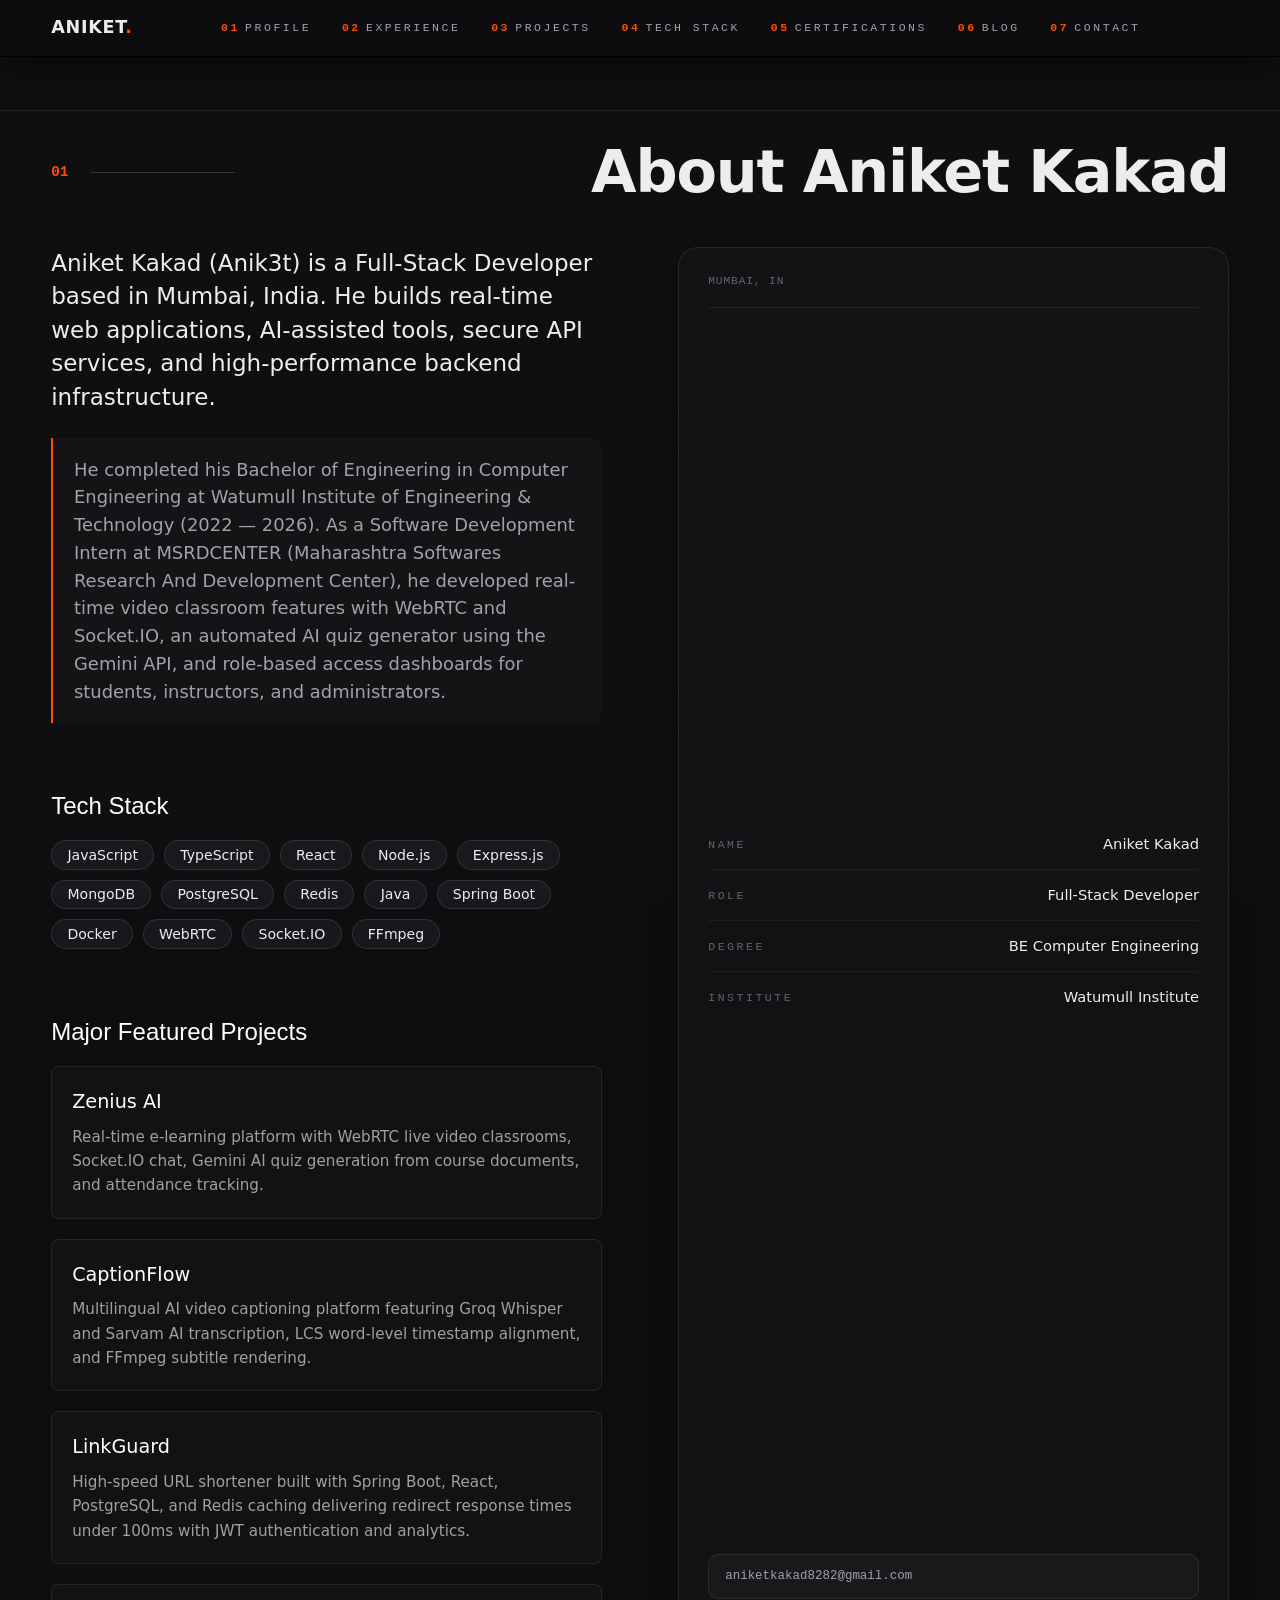
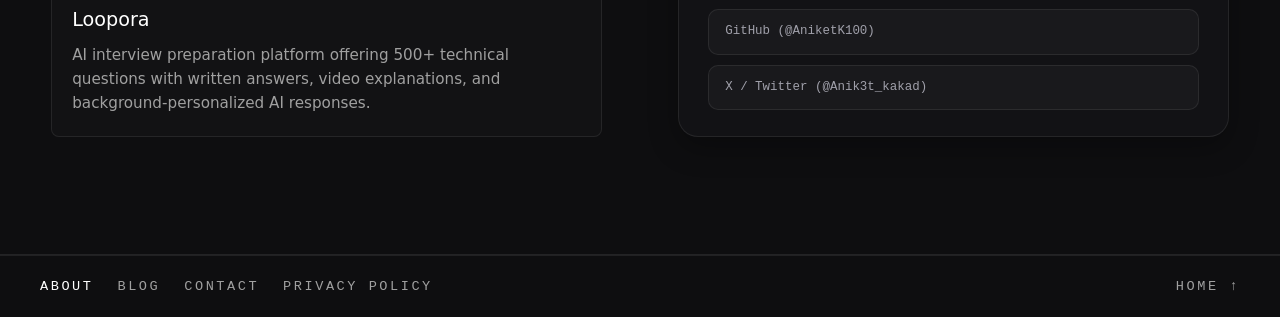
<file: about/index.html>
<!doctype html>
<html lang="en">

<head>
  <!-- Google tag (gtag.js) -->
  <script async src="https://www.googletagmanager.com/gtag/js?id=G-SVP8YVB8R1"></script>
  <script>
    window.dataLayer = window.dataLayer || [];
    function gtag() { dataLayer.push(arguments); }
    gtag('js', new Date());

    gtag('config', 'G-SVP8YVB8R1');
  </script>
  <meta charset="utf-8">
  <meta name="viewport" content="width=device-width, initial-scale=1">
  <title>About Aniket Kakad — Full-Stack Developer</title>
  <meta name="description"
    content="Learn about Aniket Kakad, a full-stack developer from Mumbai building real-time web applications, AI integrations, and high-performance backend systems.">
  <meta name="keywords"
    content="Aniket Kakad, About Aniket Kakad, Full-Stack Developer, WebRTC, React, Node.js, Express.js, MongoDB, Spring Boot, Redis, AI Developer, Mumbai Software Engineer">
  <meta name="author" content="Aniket Kakad">
  <meta name="robots" content="index, follow">
  <meta name="theme-color" content="#0E0E10">

  <!-- Security & Privacy Meta Headers -->
  <meta http-equiv="Content-Security-Policy"
    content="default-src 'self'; script-src 'self' 'unsafe-inline' 'unsafe-eval' https://cdn.jsdelivr.net https://us-assets.i.posthog.com https://www.googletagmanager.com https://*.googletagmanager.com https://platform.twitter.com https://cdn.syndication.twimg.com; style-src 'self' 'unsafe-inline' https://fonts.googleapis.com; font-src 'self' data: https://fonts.gstatic.com; img-src 'self' data: blob: https://ghchart.rshah.org https://www.google-analytics.com https://*.google-analytics.com https://www.googletagmanager.com https://*.googletagmanager.com https://syndication.twitter.com https://pbs.twimg.com https://abs.twimg.com; connect-src 'self' https://us.i.posthog.com https://us-assets.i.posthog.com https://ghchart.rshah.org https://cdn.jsdelivr.net https://www.google-analytics.com https://*.google-analytics.com https://analytics.google.com https://*.analytics.google.com https://www.googletagmanager.com https://*.googletagmanager.com https://cdn.syndication.twimg.com https://syndication.twitter.com; frame-src 'self' https://platform.twitter.com https://syndication.twitter.com https://x.com; worker-src 'self' blob:; base-uri 'self'; form-action 'self';">
  <meta http-equiv="X-Content-Type-Options" content="nosniff">
  <meta http-equiv="X-XSS-Protection" content="1; mode=block">
  <meta name="referrer" content="strict-origin-when-cross-origin">
  <meta http-equiv="Permissions-Policy" content="camera=(), microphone=(), geolocation=(), payment=(), usb=()">

  <!-- SEO & Canonical Links -->
  <link rel="canonical" href="https://anik3t.vercel.app/about">
  <link rel="alternate" hreflang="en" href="https://anik3t.vercel.app/about">
  <link rel="alternate" hreflang="x-default" href="https://anik3t.vercel.app/about">
  <link rel="describedby" href="/llms.txt">
  <meta property="og:type" content="profile">
  <meta property="og:site_name" content="Aniket Kakad">
  <meta property="og:url" content="https://anik3t.vercel.app/about">
  <meta property="og:title" content="About Aniket Kakad — Full-Stack Developer">
  <meta property="og:description"
    content="Learn about Aniket Kakad, a full-stack developer from Mumbai building real-time web applications, AI integrations, and high-performance backend systems.">
  <meta property="og:image" content="https://anik3t.vercel.app/assets/og-image.webp">
  <meta name="twitter:card" content="summary_large_image">
  <meta name="twitter:site" content="@Anik3t_kakad">
  <meta name="twitter:creator" content="@Anik3t_kakad">
  <meta name="twitter:title" content="About Aniket Kakad — Full-Stack Developer">
  <meta name="twitter:description"
    content="Learn about Aniket Kakad, a full-stack developer from Mumbai building real-time web applications, AI integrations, and high-performance backend systems.">
  <meta name="twitter:image" content="https://anik3t.vercel.app/assets/og-image.webp">

  <!-- Structured Data (Schema.org / ProfilePage & Person Graph) -->
  <script type="application/ld+json">
  {
    "@context": "https://schema.org",
    "@graph": [
      {
        "@type": "ProfilePage",
        "@id": "https://anik3t.vercel.app/about#webpage",
        "url": "https://anik3t.vercel.app/about",
        "name": "About Aniket Kakad — Full-Stack Developer",
        "description": "Learn about Aniket Kakad, a full-stack developer from Mumbai building real-time web applications, AI integrations, and high-performance backend systems.",
        "mainEntity": {
          "@id": "https://anik3t.vercel.app/#person"
        },
        "isPartOf": {
          "@id": "https://anik3t.vercel.app/#website"
        },
        "inLanguage": "en"
      },
      {
        "@type": "Person",
        "@id": "https://anik3t.vercel.app/#person",
        "name": "Aniket Kakad",
        "alternateName": ["Anik3t Kakad", "Anik3t", "Anik3t_kakad", "AniketK", "aniketkakad"],
        "jobTitle": "Full-Stack Developer",
        "url": "https://anik3t.vercel.app/",
        "image": "https://anik3t.vercel.app/assets/og-image.webp",
        "description": "Full-stack developer building real-time web applications, AI integrations, and high-performance backend systems.",
        "address": {
          "@type": "PostalAddress",
          "addressLocality": "Mumbai",
          "addressRegion": "Maharashtra",
          "addressCountry": "India"
        },
        "alumniOf": {
          "@type": "EducationalOrganization",
          "name": "Watumull Institute of Engineering & Technology"
        },
        "sameAs": [
          "https://github.com/AniketK100",
          "https://x.com/Anik3t_kakad"
        ],
        "knowsAbout": [
          "JavaScript",
          "TypeScript",
          "React",
          "Node.js",
          "Express.js",
          "MongoDB",
          "PostgreSQL",
          "Redis",
          "Java",
          "Spring Boot",
          "Docker",
          "WebRTC",
          "Socket.IO",
          "FFmpeg",
          "Gemini API"
        ]
      }
    ]
  }
  </script>

  <link rel="icon" type="image/svg+xml" href="../favicon.svg">
  <link rel="preconnect" href="https://fonts.googleapis.com">
  <link rel="preconnect" href="https://fonts.gstatic.com" crossorigin>
  <link rel="preconnect" href="https://cdn.jsdelivr.net" crossorigin>
  <link rel="stylesheet"
    href="https://fonts.googleapis.com/css2?family=Space+Grotesk:wght@300..700&family=Space+Mono:ital,wght@0,400;0,700;1,400&display=swap"
    media="print" onload="this.media='all'">
  <noscript>
    <link rel="stylesheet"
      href="https://fonts.googleapis.com/css2?family=Space+Grotesk:wght@300..700&family=Space+Mono:ital,wght@0,400;0,700;1,400&display=swap">
  </noscript>
  <link rel="stylesheet" href="../css/style.css">
  <!-- PostHog Analytics -->
  <script>
    !function (t, e) {
      var o, n, p, r; e.__SV || (window.posthog = e, e._i = [], e.init = function (i, s, a) { function g(t, e) { var o = e.split("."); 2 == o.length && (t = t[o[0]], e = o[1]), t[e] = function () { t.push([e].concat(Array.prototype.slice.call(arguments, 0))) } } var w = e; for ("undefined" != typeof a ? w = e[a] = [] : a = "posthog", w.people = w.people || [], w.toString = function (t) { var e = "posthog"; return "posthog" !== a && (e += "." + a), t || (e += " (stub)"), e }, w.people.toString = function () { return w.toString(1) + ".people (stub)" }, p = "capture identify alias people.set people.set_once set_config register register_once unregister opt_out_capturing has_opted_out_capturing opt_in_capturing reset isFeatureEnabled onFeatureFlags getFeatureFlag getFeatureFlagPayload reloadFeatureFlags group updateEarlyAccessFeatureEnrollment getEarlyAccessFeatures getActiveMatchingSurveys getSurveys getNextSurveyStep onSessionId setPersonPropertiesForFlags".split(" "), r = 0; r < p.length; r++)g(w, p[r]); e._i.push([i, s, a]) }, e.__SV = 1.0,
        (n = t.createElement("script")).type = "text/javascript", n.crossOrigin = "anonymous", n.async = !0,
        n.src = (window.location.protocol.indexOf('http') === 0 && window.location.hostname.indexOf('vercel.app') !== -1) ? "/ingest/static/array.js" : "https://us-assets.i.posthog.com/static/array.js",
        (r = t.getElementsByTagName("script")[0]).parentNode.insertBefore(n, r))
    }(document, window.posthog || []);

    var isVercel = window.location.protocol.indexOf('http') === 0 && window.location.hostname.indexOf('vercel.app') !== -1;
    posthog.init('phc_ng2VRfFtNoq2RLh6CNXLUxoQwF4TpySBtBnKY8xaME5F', {
      api_host: isVercel ? '/ingest' : 'https://us.i.posthog.com',
      ui_host: 'https://us.posthog.com',
      person_profiles: 'always',
      capture_pageview: true,
      capture_pageleave: true,
      disable_session_recording: false
    });
  </script>
</head>

<body>

  <a class="skip" href="#mainContent">Skip to content</a>
  <div class="grain" aria-hidden="true"></div>

  <!-- ============ HEADER ============ -->
  <header class="site-head" id="siteHead">
    <a class="head__logo" href="../">ANIKET<em>.</em></a>
    <nav class="head__nav" aria-label="Primary">
      <a href="../#profile"><span class="n">01</span>PROFILE</a>
      <a href="../#experience"><span class="n">02</span>EXPERIENCE</a>
      <a href="../#work"><span class="n">03</span>PROJECTS</a>
      <a href="../#stack"><span class="n">04</span>TECH STACK</a>
      <a href="../#certifications"><span class="n">05</span>CERTIFICATIONS</a>
      <a href="/blog/"><span class="n">06</span>BLOG</a>
      <a href="/contact"><span class="n">07</span>CONTACT</a>
    </nav>
    <div class="head__right"></div>
  </header>

  <main id="mainContent" style="padding-top: 110px;">
    <!-- ============ ABOUT SECTION ============ -->
    <section class="sec" style="padding-top: 2rem;">
      <header class="sec__head">
        <span class="sec__idx">01</span>
        <span class="sec__rule" aria-hidden="true"></span>
        <h1 class="sec__title">About Aniket Kakad</h1>
      </header>

      <div class="profile">
        <div class="profile__main">
          <p class="stmt">
            Aniket Kakad (Anik3t) is a Full-Stack Developer based in Mumbai, India. He builds real-time web applications,
            AI-assisted tools, secure API services, and high-performance backend infrastructure.
          </p>
          <div class="profile__highlight">
            <p class="stmt stmt--2">
              He completed his Bachelor of Engineering in Computer Engineering at Watumull Institute of Engineering
              &amp; Technology (2022 — 2026). As a Software Development Intern at MSRDCENTER (Maharashtra Softwares
              Research And Development Center), he developed real-time video classroom features with WebRTC and
              Socket.IO, an automated AI quiz generator using the Gemini API, and role-based access dashboards for
              students, instructors, and administrators.
            </p>
          </div>

          <div style="margin-top: 40px;">
            <h2 style="font-family: 'Space Grotesk', sans-serif; font-size: 1.5rem; color: #fff; margin-bottom: 16px;">
              Tech Stack</h2>
            <div class="stack-box__pills" style="gap: 10px;">
              <span class="tech-pill">JavaScript</span>
              <span class="tech-pill">TypeScript</span>
              <span class="tech-pill">React</span>
              <span class="tech-pill">Node.js</span>
              <span class="tech-pill">Express.js</span>
              <span class="tech-pill">MongoDB</span>
              <span class="tech-pill">PostgreSQL</span>
              <span class="tech-pill">Redis</span>
              <span class="tech-pill">Java</span>
              <span class="tech-pill">Spring Boot</span>
              <span class="tech-pill">Docker</span>
              <span class="tech-pill">WebRTC</span>
              <span class="tech-pill">Socket.IO</span>
              <span class="tech-pill">FFmpeg</span>
            </div>
          </div>

          <div style="margin-top: 40px;">
            <h2 style="font-family: 'Space Grotesk', sans-serif; font-size: 1.5rem; color: #fff; margin-bottom: 16px;">
              Major Featured Projects</h2>
            <ul style="list-style: none; padding: 0; display: flex; flex-direction: column; gap: 20px;">
              <li
                style="border: 1px solid rgba(255,255,255,0.08); padding: 20px; border-radius: 8px; background: rgba(255,255,255,0.02);">
                <h3 style="font-size: 1.2rem; color: #fff; margin-bottom: 8px;">Zenius AI</h3>
                <p style="color: #a0a0a0; font-size: 0.95rem; line-height: 1.6;">Real-time e-learning platform with
                  WebRTC live video classrooms, Socket.IO chat, Gemini AI quiz generation from course documents, and
                  attendance tracking.</p>
              </li>
              <li
                style="border: 1px solid rgba(255,255,255,0.08); padding: 20px; border-radius: 8px; background: rgba(255,255,255,0.02);">
                <h3 style="font-size: 1.2rem; color: #fff; margin-bottom: 8px;">CaptionFlow</h3>
                <p style="color: #a0a0a0; font-size: 0.95rem; line-height: 1.6;">Multilingual AI video captioning
                  platform featuring Groq Whisper and Sarvam AI transcription, LCS word-level timestamp alignment, and
                  FFmpeg subtitle rendering.</p>
              </li>
              <li
                style="border: 1px solid rgba(255,255,255,0.08); padding: 20px; border-radius: 8px; background: rgba(255,255,255,0.02);">
                <h3 style="font-size: 1.2rem; color: #fff; margin-bottom: 8px;">LinkGuard</h3>
                <p style="color: #a0a0a0; font-size: 0.95rem; line-height: 1.6;">High-speed URL shortener built with
                  Spring Boot, React, PostgreSQL, and Redis caching delivering redirect response times under 100ms with
                  JWT authentication and analytics.</p>
              </li>
              <li
                style="border: 1px solid rgba(255,255,255,0.08); padding: 20px; border-radius: 8px; background: rgba(255,255,255,0.02);">
                <h3 style="font-size: 1.2rem; color: #fff; margin-bottom: 8px;">Loopora</h3>
                <p style="color: #a0a0a0; font-size: 0.95rem; line-height: 1.6;">AI interview preparation platform
                  offering 500+ technical questions with written answers, video explanations, and
                  background-personalized AI responses.</p>
              </li>
            </ul>
          </div>
        </div>

        <aside class="profile__aside">
          <div class="profile-card">
            <div class="profile-card__head">
              <span class="profile-card__loc">MUMBAI, IN</span>
            </div>
            <dl class="facts">
              <div class="facts__row">
                <dt>Name</dt>
                <dd>Aniket Kakad</dd>
              </div>
              <div class="facts__row">
                <dt>Role</dt>
                <dd>Full-Stack Developer</dd>
              </div>
              <div class="facts__row">
                <dt>Degree</dt>
                <dd>BE Computer Engineering</dd>
              </div>
              <div class="facts__row">
                <dt>Institute</dt>
                <dd>Watumull Institute</dd>
              </div>
            </dl>
            <div style="display: flex; flex-direction: column; gap: 10px; margin-top: 20px;">
              <a class="profile-card__email" href="mailto:aniketkakad8282@gmail.com">
                <span>aniketkakad8282@gmail.com</span>
              </a>
              <a class="profile-card__email" href="https://github.com/AniketK100" target="_blank" rel="noopener">
                <span>GitHub (@AniketK100)</span>
              </a>
              <a class="profile-card__email" href="https://x.com/Anik3t_kakad" target="_blank" rel="noopener">
                <span>X / Twitter (@Anik3t_kakad)</span>
              </a>
            </div>
          </div>
        </aside>
      </div>
    </section>
  </main>

  <!-- ============ FOOTER ============ -->
  <footer class="footer">
    <div class="footer__bar"
      style="display: flex; justify-content: space-between; align-items: center; padding: 20px 40px; border-top: 1px solid rgba(255,255,255,0.08);">
      <div class="footer__links"
        style="display: flex; gap: 24px; font-family: 'Space Mono', monospace; font-size: 0.85rem;">
        <a href="/about" style="color: #fff; text-decoration: none;">ABOUT</a>
        <a href="/blog/" style="color: #a0a0a0; text-decoration: none;">BLOG</a>
        <a href="/contact" style="color: #a0a0a0; text-decoration: none;">CONTACT</a>
        <a href="/privacy" style="color: #a0a0a0; text-decoration: none;">PRIVACY POLICY</a>
      </div>
      <a class="footer__top" href="../"
        style="font-family: 'Space Mono', monospace; font-size: 0.85rem; color: #a0a0a0; text-decoration: none;">HOME
        &uarr;</a>
    </div>
  </footer>

</body>

</html>
</file>
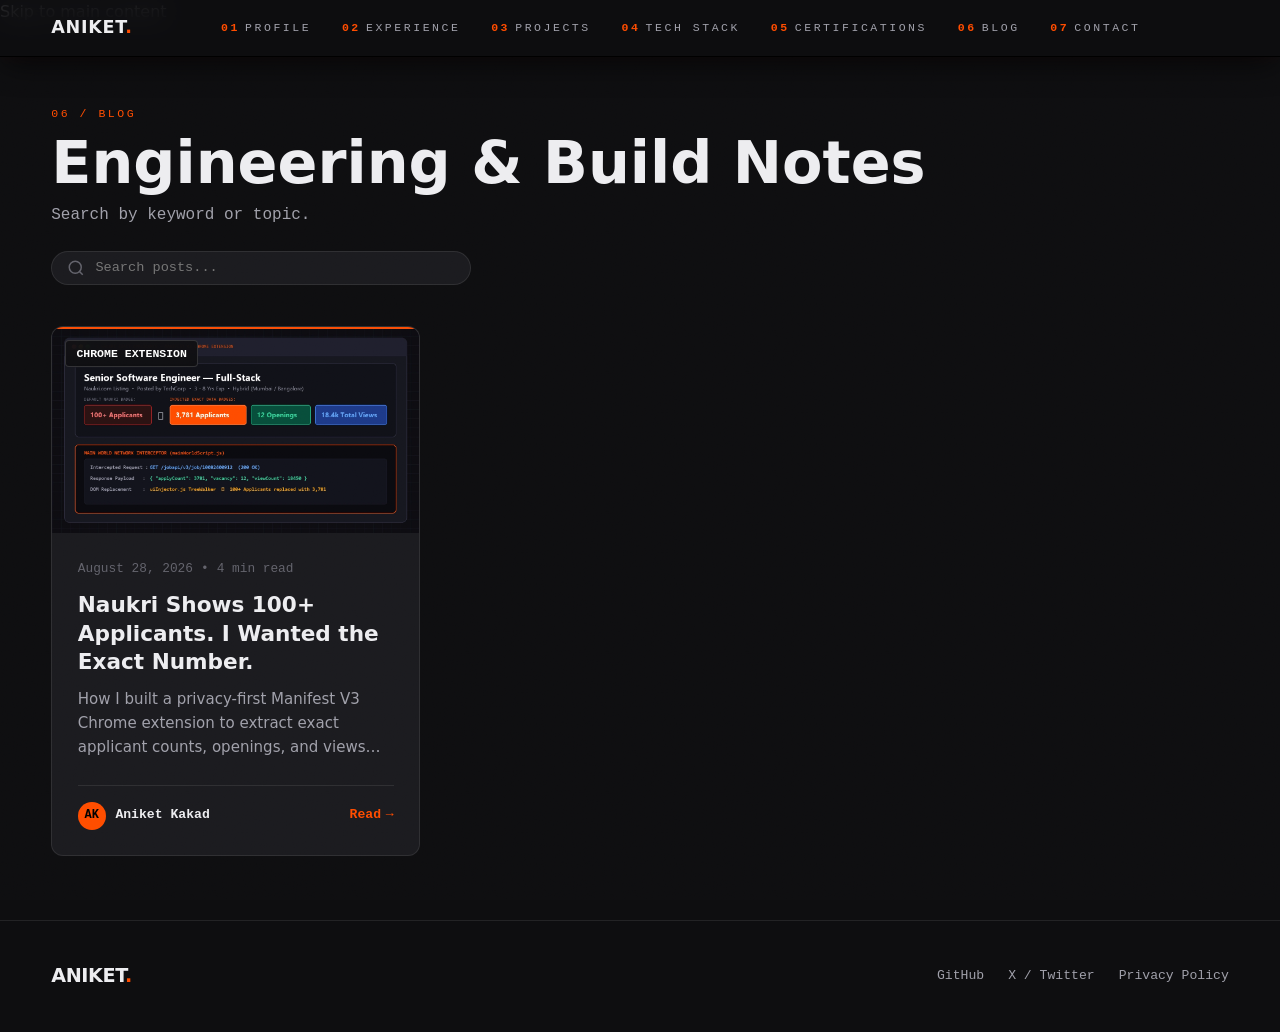
<file: blog/index.html>
<!DOCTYPE html>
<html lang="en">
<head>
  <meta charset="UTF-8">
  <meta name="viewport" content="width=device-width, initial-scale=1.0">
  <title>Blog — Aniket Kakad | Full-Stack Developer</title>
  <meta name="description" content="Technical write-ups, browser extensions, software architecture, performance optimizations, and developer experiments by Aniket Kakad.">
  <meta name="keywords" content="Aniket Kakad, Developer Blog, Chrome Extension, JavaScript, Software Engineering, Web Development">
  <meta name="author" content="Aniket Kakad">
  <meta name="robots" content="index, follow">
  <meta http-equiv="Content-Security-Policy" content="default-src 'self'; script-src 'self' 'unsafe-inline' 'unsafe-eval' https://cdn.jsdelivr.net https://us-assets.i.posthog.com https://www.googletagmanager.com https://*.googletagmanager.com https://platform.twitter.com https://cdn.syndication.twimg.com; style-src 'self' 'unsafe-inline' https://fonts.googleapis.com; font-src 'self' data: https://fonts.gstatic.com; img-src 'self' data: blob: https://ghchart.rshah.org https://www.google-analytics.com https://*.google-analytics.com https://www.googletagmanager.com https://*.googletagmanager.com https://syndication.twitter.com https://pbs.twimg.com https://abs.twimg.com; connect-src 'self' https://us.i.posthog.com https://us-assets.i.posthog.com https://ghchart.rshah.org https://cdn.jsdelivr.net https://www.google-analytics.com https://*.google-analytics.com https://analytics.google.com https://*.analytics.google.com https://www.googletagmanager.com https://*.googletagmanager.com https://cdn.syndication.twimg.com https://syndication.twitter.com; frame-src 'self' https://platform.twitter.com https://syndication.twitter.com https://x.com; worker-src 'self' blob:; base-uri 'self'; form-action 'self';">

  <!-- SEO, Hreflang & Canonical Links -->
  <link rel="canonical" href="https://anik3t.vercel.app/blog/">
  <link rel="describedby" href="/llms.txt">
  <meta property="og:type" content="website">
  <meta property="og:site_name" content="Aniket Kakad">
  <meta property="og:url" content="https://anik3t.vercel.app/blog/">
  <meta property="og:title" content="Blog — Aniket Kakad | Full-Stack Developer">
  <meta property="og:description" content="Technical write-ups, browser extensions, software architecture, performance optimizations, and developer experiments by Aniket Kakad.">
  <meta property="og:image" content="https://anik3t.vercel.app/assets/og-image.webp">
  <meta name="twitter:card" content="summary_large_image">
  <meta name="twitter:site" content="@Anik3t_kakad">
  <meta name="twitter:creator" content="@Anik3t_kakad">
  <meta name="twitter:title" content="Blog — Aniket Kakad | Full-Stack Developer">
  <meta name="twitter:description" content="Technical write-ups, browser extensions, software architecture, performance optimizations, and developer experiments by Aniket Kakad.">
  <meta name="twitter:image" content="https://anik3t.vercel.app/assets/og-image.webp">

  <!-- Structured Data (Schema.org / CollectionPage) -->
  <script type="application/ld+json">
  {
    "@context": "https://schema.org",
    "@graph": [
      {
        "@type": "CollectionPage",
        "@id": "https://anik3t.vercel.app/blog/#webpage",
        "url": "https://anik3t.vercel.app/blog/",
        "name": "Blog — Aniket Kakad | Full-Stack Developer",
        "description": "Technical write-ups, browser extensions, software architecture, performance optimizations, and developer experiments by Aniket Kakad.",
        "isPartOf": {
          "@id": "https://anik3t.vercel.app/#website"
        },
        "author": {
          "@id": "https://anik3t.vercel.app/#person"
        },
        "inLanguage": "en"
      }
    ]
  }
  </script>

  <!-- Fonts & Core Stylesheet -->
  <link rel="preconnect" href="https://fonts.googleapis.com">
  <link rel="preconnect" href="https://fonts.gstatic.com" crossorigin>
  <link href="https://fonts.googleapis.com/css2?family=Space+Grotesk:wght@300;400;500;600;700&family=Space+Mono:ital,wght@0,400;0,700;1,400&display=swap" rel="stylesheet">
  <link rel="stylesheet" href="/css/style.css">

  <!-- Google Analytics (gtag.js) -->
  <script async src="https://www.googletagmanager.com/gtag/js?id=G-SVP8YVB8R1"></script>
  <script>
    window.dataLayer = window.dataLayer || [];
    function gtag(){dataLayer.push(arguments);}
    gtag('js', new Date());
    gtag('config', 'G-SVP8YVB8R1');
  </script>

  <!-- PostHog Analytics -->
  <script>
    !function(t,e){var o,n,p,r;e.__SV||(window.posthog=e,e._i=[],e.init=function(i,s,a){function g(t,e){var o=e.split(".");2==o.length&&(t=t[o[0]],e=o[1]),t[e]=function(){t.push([e].concat(Array.prototype.slice.call(arguments,0)))}}var w=e;for("undefined"!=typeof a?w=e[a]=[]:a="posthog",w.people=w.people||[],w.toString=function(t){var e="posthog";return"posthog"!==a&&(e+="."+a),t||(e+=" (stub)"),e},w.people.toString=function(){return w.toString(1)+".people (stub)"},p="capture identify alias people.set people.set_once set_config register register_once unregister opt_out_capturing has_opted_out_capturing opt_in_capturing reset isFeatureEnabled onFeatureFlags getFeatureFlag getFeatureFlagPayload reloadFeatureFlags group updateEarlyAccessFeatureEnrollment getEarlyAccessFeatures getActiveMatchingSurveys getSurveys getNextSurveyStep onSessionId setPersonPropertiesForFlags".split(" "),r=0;r<p.length;r++)g(w,p[r]);e._i.push([i,s,a])},e.__SV=1.0,
    n=t.createElement("script"),p=t.getElementsByTagName("script")[0],n.async=1,
    n.src=(window.location.protocol.indexOf('http')===0&&window.location.hostname.indexOf('vercel.app')!==-1)?"/ingest/static/array.js":"https://us-assets.i.posthog.com/static/array.js",
    p.parentNode.insertBefore(n,p))}(document,window.posthog||[]);
    var isVercel = window.location.protocol.indexOf('http') === 0 && window.location.hostname.indexOf('vercel.app') !== -1;
    posthog.init('phc_ng2VRfFtNoq2RLh6CNXLUxoQwF4TpySBtBnKY8xaME5F', {
      api_host: isVercel ? '/ingest' : 'https://us.i.posthog.com',
      ui_host: 'https://us.posthog.com',
      person_profiles: 'identified_only',
      capture_pageview: true
    });
  </script>

  <!-- Blog Platform Custom CSS -->
  <style>
    main#mainContent { min-height: calc(100vh - 200px); display: flex; flex-direction: column; }
    .blog-hero { padding: 80px var(--pad-inline) 15px; max-width: 1360px; margin: 0 auto; width: 100%; box-sizing: border-box; }
    .blog-hero__idx { font-family: var(--font-mono); font-size: var(--fs-label); color: var(--accent); letter-spacing: var(--ls-label); margin-bottom: 0.5rem; display: block; }
    .blog-hero__title { font-size: var(--fs-title); font-family: var(--font-disp); color: var(--text); font-weight: 700; line-height: 1.1; margin-bottom: 0.5rem; }
    .blog-hero__sub { font-size: 1rem; color: var(--text-2); margin-bottom: 1.4rem; font-family: var(--font-mono); }

    /* Search Bar Controls */
    .blog-controls { display: flex; flex-direction: column; gap: 0.8rem; margin-bottom: 1.6rem; }
    .search-box { position: relative; max-width: 420px; width: 100%; }
    .search-icon { position: absolute; left: 1rem; top: 50%; transform: translateY(-50%); color: var(--text-3); pointer-events: none; }
    .search-input { width: 100%; background: var(--panel); border: 1px solid var(--line); border-radius: 24px; padding: 0.55rem 1.1rem 0.55rem 2.7rem; color: var(--text); font-family: var(--font-mono); font-size: 0.85rem; transition: border-color 0.2s, box-shadow 0.2s; box-sizing: border-box; }
    .search-input:focus { outline: none; border-color: var(--accent); box-shadow: 0 0 0 2px rgba(255, 77, 0, 0.15); }

    /* 3-Column Responsive Grid */
    .blog-grid-wrap { max-width: 1360px; margin: 0 auto 4rem; padding: 0 var(--pad-inline); width: 100%; box-sizing: border-box; flex-grow: 1; }
    .blog-grid { display: grid; grid-template-columns: 1fr; gap: 2.2rem; width: 100%; }

    @media (min-width: 640px) {
      .blog-grid { grid-template-columns: repeat(2, 1fr); }
    }
    @media (min-width: 1080px) {
      .blog-grid { grid-template-columns: repeat(3, 1fr); }
    }

    /* Card Styling */
    .blog-card { background: var(--panel); border: 1px solid var(--line); border-radius: 12px; overflow: hidden; display: flex; flex-direction: column; transition: border-color 0.3s ease, transform 0.3s ease; }
    .blog-card:hover { border-color: var(--accent-line); transform: translateY(-4px); }
    .blog-card__cover-link { position: relative; display: block; aspect-ratio: 16/9; overflow: hidden; background: var(--bg-2); }
    .blog-card__cover-img { width: 100%; height: 100%; object-fit: cover; transition: transform 0.4s ease; }
    .blog-card:hover .blog-card__cover-img { transform: scale(1.04); }
    .blog-card__cat-badge { position: absolute; top: 0.8rem; left: 0.8rem; font-family: var(--font-mono); font-size: 0.72rem; color: #FFF; background: rgba(14, 14, 16, 0.88); backdrop-filter: blur(8px); border: 1px solid rgba(255,255,255,0.15); padding: 0.25rem 0.65rem; border-radius: 4px; font-weight: 700; text-transform: uppercase; }

    .blog-card__body { padding: 1.6rem; display: flex; flex-direction: column; flex-grow: 1; }
    .blog-card__meta { font-family: var(--font-mono); font-size: 0.8rem; color: var(--text-3); margin-bottom: 0.8rem; display: flex; align-items: center; gap: 0.5rem; }
    .meta-dot { color: var(--text-3); }
    .blog-card__title { font-size: 1.35rem; font-family: var(--font-disp); color: var(--text); font-weight: 700; line-height: 1.3; margin-bottom: 0.7rem; }
    .blog-card__title a { color: inherit; text-decoration: none; transition: color 0.2s; }
    .blog-card__title a:hover { color: var(--accent); }
    .blog-card__desc { font-size: 0.94rem; color: var(--text-2); line-height: 1.6; margin-bottom: 1.6rem; flex-grow: 1; display: -webkit-box; -webkit-line-clamp: 3; -webkit-box-orient: vertical; overflow: hidden; }

    .blog-card__footer { display: flex; justify-content: space-between; align-items: center; border-top: 1px solid var(--line); padding-top: 1rem; margin-top: auto; }
    .blog-card__author { display: flex; align-items: center; gap: 0.6rem; }
    .author-avatar { width: 28px; height: 28px; border-radius: 50%; background: var(--accent); color: #000; font-family: var(--font-mono); font-weight: 700; font-size: 0.75rem; display: flex; align-items: center; justify-content: center; }
    .author-name { font-family: var(--font-mono); font-size: 0.82rem; color: var(--text); font-weight: 600; }
    .blog-card__arrow { font-family: var(--font-mono); font-size: 0.82rem; color: var(--accent); font-weight: 700; text-decoration: none; display: flex; align-items: center; gap: 0.3rem; }

    .no-results { text-align: center; padding: 4rem 1rem; font-family: var(--font-mono); color: var(--text-3); font-size: 1rem; }

    /* Footer Styling */
    .footer {
      border-top: 1px solid var(--line);
      padding: 2.5rem var(--pad-inline);
      margin-top: auto;
      background: var(--bg);
      width: 100%;
      box-sizing: border-box;
    }
    .footer__inner {
      max-width: 1360px;
      margin: 0 auto;
      display: flex;
      justify-content: space-between;
      align-items: center;
      flex-wrap: wrap;
      gap: 1.5rem;
    }
    .footer__logo {
      font-family: var(--font-disp);
      font-weight: 700;
      font-size: 1.2rem;
      color: var(--text);
      letter-spacing: -0.02em;
    }
    .footer__logo em {
      color: var(--accent);
      font-style: normal;
    }
    .footer__links {
      display: flex;
      gap: 1.5rem;
      font-family: var(--font-mono);
      font-size: 0.82rem;
    }
    .footer__links a {
      color: var(--text-2);
      text-decoration: none;
      transition: color 0.2s;
    }
    .footer__links a:hover {
      color: var(--accent);
    }
  </style>
</head>
<body class="is-loaded">
  <a href="#mainContent" class="skip-link">Skip to main content</a>
  <div class="grain" aria-hidden="true"></div>

  <!-- ============ HEADER ============ -->
  <header class="site-head" id="siteHead">
    <a class="head__logo" href="/">ANIKET<em>.</em></a>
    <nav class="head__nav" aria-label="Primary">
      <a href="/#profile"><span class="n">01</span>PROFILE</a>
      <a href="/#experience"><span class="n">02</span>EXPERIENCE</a>
      <a href="/#work"><span class="n">03</span>PROJECTS</a>
      <a href="/#stack"><span class="n">04</span>TECH STACK</a>
      <a href="/#certifications"><span class="n">05</span>CERTIFICATIONS</a>
      <a href="/blog/" class="is-active" aria-current="page"><span class="n">06</span>BLOG</a>
      <a href="/contact"><span class="n">07</span>CONTACT</a>
    </nav>
    <div class="head__right">
      <button class="burger" id="burger" aria-label="Open menu" aria-expanded="false"><span></span><span></span></button>
    </div>
  </header>

  <!-- ============ MOBILE MENU ============ -->
  <div class="menu" id="menu" aria-hidden="true">
    <nav class="menu__nav" aria-label="Mobile">
      <a href="/#profile" class="menu__link"><span>01</span>PROFILE</a>
      <a href="/#experience" class="menu__link"><span>02</span>EXPERIENCE</a>
      <a href="/#work" class="menu__link"><span>03</span>PROJECTS</a>
      <a href="/#stack" class="menu__link"><span>04</span>TECH STACK</a>
      <a href="/#certifications" class="menu__link"><span>05</span>CERTIFICATIONS</a>
      <a href="/blog/" class="menu__link is-active"><span>06</span>BLOG</a>
      <a href="/contact" class="menu__link"><span>07</span>CONTACT</a>
    </nav>
  </div>

  <main id="mainContent">
    <section class="blog-hero">
      <span class="blog-hero__idx">06 / BLOG</span>
      <h1 class="blog-hero__title">Engineering & Build Notes</h1>
      <p class="blog-hero__sub">Search by keyword or topic.</p>

      <div class="blog-controls">
        <div class="search-box">
          <svg class="search-icon" width="18" height="18" viewBox="0 0 24 24" fill="none" stroke="currentColor" stroke-width="2"><circle cx="11" cy="11" r="8"/><path d="m21 21-4.35-4.35"/></svg>
          <input type="text" id="blogSearch" class="search-input" placeholder="Search posts..." aria-label="Search blog posts">
        </div>
      </div>
    </section>

    <section class="blog-grid-wrap">
      <div class="blog-grid" id="blogGrid">

        <article class="blog-card" data-title="naukri shows 100+ applicants. i wanted the exact number." data-desc="how i built a privacy-first manifest v3 chrome extension to extract exact applicant counts, openings, and views hidden behind naukri's rounded '100+ applicants' labels." data-category="Chrome Extension" data-tags="manifest v3 javascript dom interception privacy reverse engineering">
          <a href="/blog/naukri-exact-applicant-count/" class="blog-card__cover-link" aria-label="Naukri Shows 100+ Applicants. I Wanted the Exact Number.">
            <img src="/assets/blog/naukri-exact-applicant-count/cover.webp" alt="Naukri Shows 100+ Applicants. I Wanted the Exact Number." class="blog-card__cover-img" loading="lazy" decoding="async" />
            <span class="blog-card__cat-badge">Chrome Extension</span>
          </a>
          <div class="blog-card__body">
            <div class="blog-card__meta">
              <time datetime="2026-08-28">August 28, 2026</time>
              <span class="meta-dot">&bull;</span>
              <span>4 min read</span>
            </div>
            <h2 class="blog-card__title">
              <a href="/blog/naukri-exact-applicant-count/">Naukri Shows 100+ Applicants. I Wanted the Exact Number.</a>
            </h2>
            <p class="blog-card__desc">How I built a privacy-first Manifest V3 Chrome extension to extract exact applicant counts, openings, and views hidden behind Naukri's rounded '100+ Applicants' labels.</p>
            <div class="blog-card__footer">
              <div class="blog-card__author">
                <span class="author-avatar">AK</span>
                <span class="author-name">Aniket Kakad</span>
              </div>
              <a href="/blog/naukri-exact-applicant-count/" class="blog-card__arrow" aria-label="Read article">
                <span>Read</span> &rarr;
              </a>
            </div>
          </div>
        </article>
      </div>
      <div class="no-results" id="noResults" style="display: none;">
        <p>No articles found matching your search query.</p>
      </div>
    </section>
  </main>

  <!-- ============ FOOTER ============ -->
  <footer class="footer">
    <div class="footer__inner">
      <div class="footer__brand">
        <span class="footer__logo">ANIKET<em>.</em></span>
      </div>
      <div class="footer__links">
        <a href="https://github.com/AniketK100" target="_blank" rel="noopener">GitHub</a>
        <a href="https://x.com/Anik3t_kakad" target="_blank" rel="noopener">X / Twitter</a>
        <a href="/privacy">Privacy Policy</a>
      </div>
    </div>
  </footer>

  <script>
    document.addEventListener('DOMContentLoaded', function() {
      const searchInput = document.getElementById('blogSearch');
      const cards = document.querySelectorAll('.blog-card');
      const noResults = document.getElementById('noResults');

      function filterPosts() {
        const query = searchInput ? searchInput.value.toLowerCase().trim() : '';
        let visibleCount = 0;

        cards.forEach(card => {
          const title = card.getAttribute('data-title') || '';
          const desc = card.getAttribute('data-desc') || '';
          const cat = card.getAttribute('data-category') || '';
          const tags = card.getAttribute('data-tags') || '';

          const matchesQuery = !query || title.includes(query) || desc.includes(query) || cat.toLowerCase().includes(query) || tags.includes(query);

          if (matchesQuery) {
            card.style.display = 'flex';
            visibleCount++;
          } else {
            card.style.display = 'none';
          }
        });

        if (noResults) {
          noResults.style.display = visibleCount === 0 ? 'block' : 'none';
        }
      }

      if (searchInput) {
        searchInput.addEventListener('input', filterPosts);
      }
    });
  </script>
  <script src="/js/analytics.js" defer></script>
  <script src="/js/main.js" defer></script>
</body>
</html>
</file>
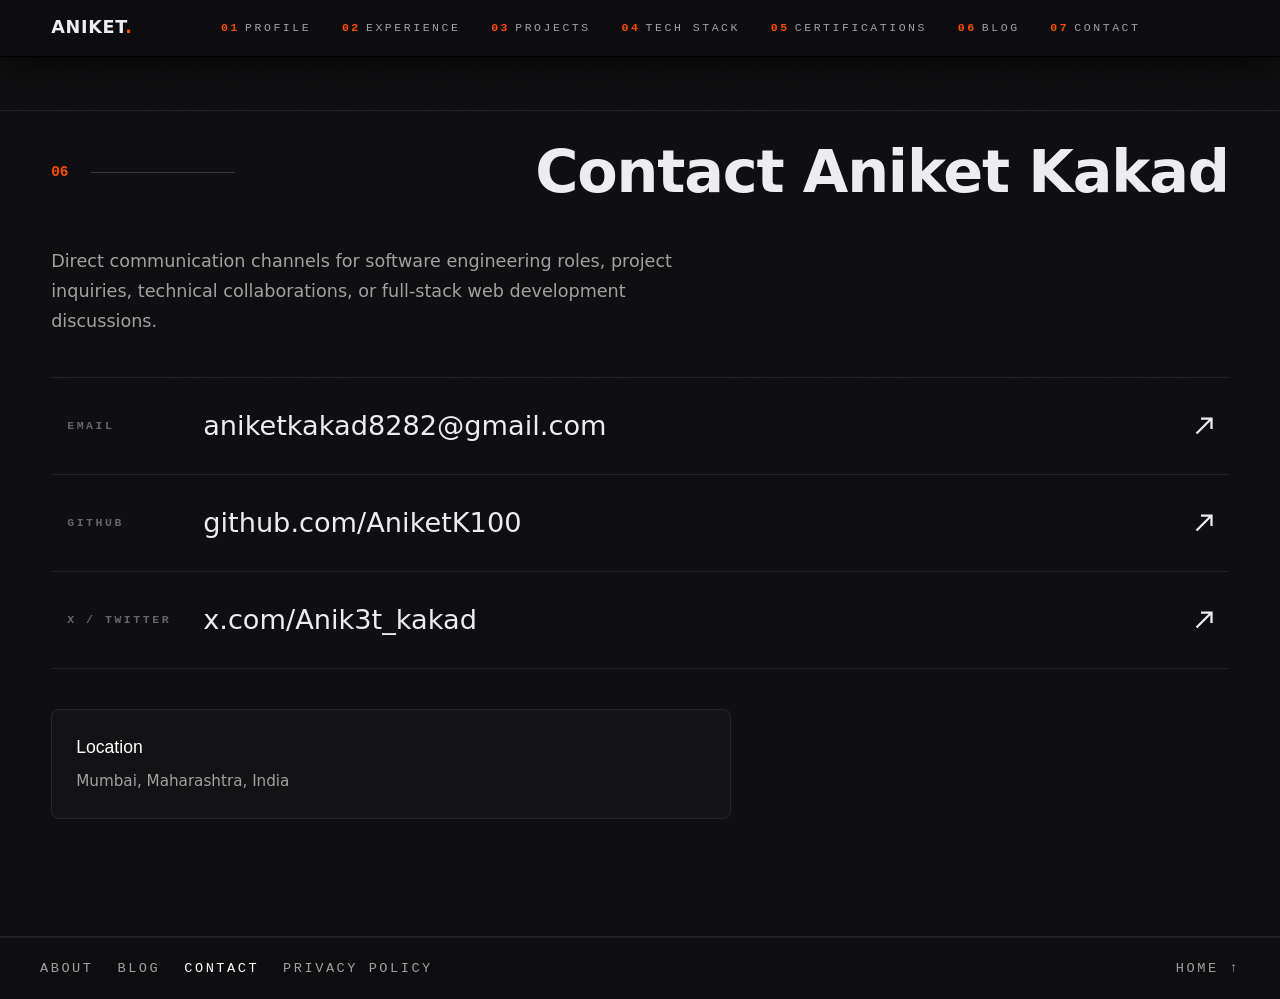
<file: contact/index.html>
<!doctype html>
<html lang="en">
<head>
  <!-- Google tag (gtag.js) -->
  <script async src="https://www.googletagmanager.com/gtag/js?id=G-SVP8YVB8R1"></script>
  <script>
    window.dataLayer = window.dataLayer || [];
    function gtag(){dataLayer.push(arguments);}
    gtag('js', new Date());

    gtag('config', 'G-SVP8YVB8R1');
  </script>
  <meta charset="utf-8">
  <meta name="viewport" content="width=device-width, initial-scale=1">
  <title>Contact Aniket Kakad — Full-Stack Developer</title>
  <meta name="description" content="Get in touch with Aniket Kakad, a full-stack developer from Mumbai specializing in real-time applications, WebRTC, Node.js, React, and AI integrations.">
  <meta name="keywords" content="Aniket Kakad, Contact Aniket Kakad, Full-Stack Developer, Email, Mumbai, Software Engineer, WebRTC, React, Node.js">
  <meta name="author" content="Aniket Kakad">
  <meta name="robots" content="index, follow">
  <meta name="theme-color" content="#0E0E10">

  <!-- Security & Privacy Meta Headers -->
  <meta http-equiv="Content-Security-Policy" content="default-src 'self'; script-src 'self' 'unsafe-inline' 'unsafe-eval' https://cdn.jsdelivr.net https://us-assets.i.posthog.com https://www.googletagmanager.com https://*.googletagmanager.com https://platform.twitter.com https://cdn.syndication.twimg.com; style-src 'self' 'unsafe-inline' https://fonts.googleapis.com; font-src 'self' data: https://fonts.gstatic.com; img-src 'self' data: blob: https://ghchart.rshah.org https://www.google-analytics.com https://*.google-analytics.com https://www.googletagmanager.com https://*.googletagmanager.com https://syndication.twitter.com https://pbs.twimg.com https://abs.twimg.com; connect-src 'self' https://us.i.posthog.com https://us-assets.i.posthog.com https://ghchart.rshah.org https://cdn.jsdelivr.net https://www.google-analytics.com https://*.google-analytics.com https://analytics.google.com https://*.analytics.google.com https://www.googletagmanager.com https://*.googletagmanager.com https://cdn.syndication.twimg.com https://syndication.twitter.com; frame-src 'self' https://platform.twitter.com https://syndication.twitter.com https://x.com; worker-src 'self' blob:; base-uri 'self'; form-action 'self';">
  <meta http-equiv="X-Content-Type-Options" content="nosniff">
  <meta http-equiv="X-XSS-Protection" content="1; mode=block">
  <meta name="referrer" content="strict-origin-when-cross-origin">
  <meta http-equiv="Permissions-Policy" content="camera=(), microphone=(), geolocation=(), payment=(), usb=()">

  <!-- SEO & Canonical Links -->
  <link rel="canonical" href="https://anik3t.vercel.app/contact">
  <link rel="alternate" hreflang="en" href="https://anik3t.vercel.app/contact">
  <link rel="alternate" hreflang="x-default" href="https://anik3t.vercel.app/contact">
  <link rel="describedby" href="/llms.txt">
  <meta property="og:type" content="website">
  <meta property="og:site_name" content="Aniket Kakad">
  <meta property="og:url" content="https://anik3t.vercel.app/contact">
  <meta property="og:title" content="Contact Aniket Kakad — Full-Stack Developer">
  <meta property="og:description" content="Get in touch with Aniket Kakad, a full-stack developer from Mumbai specializing in real-time applications, WebRTC, Node.js, React, and AI integrations.">
  <meta property="og:image" content="https://anik3t.vercel.app/assets/og-image.webp">
  <meta name="twitter:card" content="summary_large_image">
  <meta name="twitter:site" content="@Anik3t_kakad">
  <meta name="twitter:creator" content="@Anik3t_kakad">
  <meta name="twitter:title" content="Contact Aniket Kakad — Full-Stack Developer">
  <meta name="twitter:description" content="Get in touch with Aniket Kakad, a full-stack developer from Mumbai specializing in real-time applications, WebRTC, Node.js, React, and AI integrations.">
  <meta name="twitter:image" content="https://anik3t.vercel.app/assets/og-image.webp">

  <!-- Structured Data (Schema.org / ContactPage) -->
  <script type="application/ld+json">
  {
    "@context": "https://schema.org",
    "@graph": [
      {
        "@type": "ContactPage",
        "@id": "https://anik3t.vercel.app/contact#webpage",
        "url": "https://anik3t.vercel.app/contact",
        "name": "Contact Aniket Kakad — Full-Stack Developer",
        "description": "Get in touch with Aniket Kakad, a full-stack developer from Mumbai specializing in real-time applications, WebRTC, Node.js, React, and AI integrations.",
        "mainEntity": {
          "@id": "https://anik3t.vercel.app/#person"
        },
        "isPartOf": {
          "@id": "https://anik3t.vercel.app/#website"
        },
        "inLanguage": "en"
      }
    ]
  }
  </script>

  <link rel="icon" type="image/svg+xml" href="../favicon.svg">
  <link rel="preconnect" href="https://fonts.googleapis.com">
  <link rel="preconnect" href="https://fonts.gstatic.com" crossorigin>
  <link rel="preconnect" href="https://cdn.jsdelivr.net" crossorigin>
  <link rel="stylesheet" href="https://fonts.googleapis.com/css2?family=Space+Grotesk:wght@300..700&family=Space+Mono:ital,wght@0,400;0,700;1,400&display=swap" media="print" onload="this.media='all'">
  <noscript><link rel="stylesheet" href="https://fonts.googleapis.com/css2?family=Space+Grotesk:wght@300..700&family=Space+Mono:ital,wght@0,400;0,700;1,400&display=swap"></noscript>
  <link rel="stylesheet" href="../css/style.css">
  <!-- PostHog Analytics -->
  <script>
    !function(t,e){var o,n,p,r;e.__SV||(window.posthog=e,e._i=[],e.init=function(i,s,a){function g(t,e){var o=e.split(".");2==o.length&&(t=t[o[0]],e=o[1]),t[e]=function(){t.push([e].concat(Array.prototype.slice.call(arguments,0)))}}var w=e;for("undefined"!=typeof a?w=e[a]=[]:a="posthog",w.people=w.people||[],w.toString=function(t){var e="posthog";return"posthog"!==a&&(e+="."+a),t||(e+=" (stub)"),e},w.people.toString=function(){return w.toString(1)+".people (stub)"},p="capture identify alias people.set people.set_once set_config register register_once unregister opt_out_capturing has_opted_out_capturing opt_in_capturing reset isFeatureEnabled onFeatureFlags getFeatureFlag getFeatureFlagPayload reloadFeatureFlags group updateEarlyAccessFeatureEnrollment getEarlyAccessFeatures getActiveMatchingSurveys getSurveys getNextSurveyStep onSessionId setPersonPropertiesForFlags".split(" "),r=0;r<p.length;r++)g(w,p[r]);e._i.push([i,s,a])},e.__SV=1.0,
    (n=t.createElement("script")).type="text/javascript",n.crossOrigin="anonymous",n.async=!0,
    n.src=(window.location.protocol.indexOf('http')===0&&window.location.hostname.indexOf('vercel.app')!==-1)?"/ingest/static/array.js":"https://us-assets.i.posthog.com/static/array.js",
    (r=t.getElementsByTagName("script")[0]).parentNode.insertBefore(n,r))
    }(document,window.posthog||[]);

    var isVercel = window.location.protocol.indexOf('http') === 0 && window.location.hostname.indexOf('vercel.app') !== -1;
    posthog.init('phc_ng2VRfFtNoq2RLh6CNXLUxoQwF4TpySBtBnKY8xaME5F', {
      api_host: isVercel ? '/ingest' : 'https://us.i.posthog.com',
      ui_host: 'https://us.posthog.com',
      person_profiles: 'always',
      capture_pageview: true,
      capture_pageleave: true,
      disable_session_recording: false
    });
  </script>
</head>
<body>

  <a class="skip" href="#mainContent">Skip to content</a>
  <div class="grain" aria-hidden="true"></div>

  <!-- ============ HEADER ============ -->
  <header class="site-head" id="siteHead">
    <a class="head__logo" href="../">ANIKET<em>.</em></a>
    <nav class="head__nav" aria-label="Primary">
      <a href="../#profile"><span class="n">01</span>PROFILE</a>
      <a href="../#experience"><span class="n">02</span>EXPERIENCE</a>
      <a href="../#work"><span class="n">03</span>PROJECTS</a>
      <a href="../#stack"><span class="n">04</span>TECH STACK</a>
      <a href="../#certifications"><span class="n">05</span>CERTIFICATIONS</a>
      <a href="/blog/"><span class="n">06</span>BLOG</a>
      <a href="/contact" class="is-active"><span class="n">07</span>CONTACT</a>
    </nav>
    <div class="head__right"></div>
  </header>

  <main id="mainContent" style="padding-top: 110px;">
    <!-- ============ CONTACT SECTION ============ -->
    <section class="sec contact" id="contact" style="min-height: 60vh; padding-top: 2rem;">
      <header class="sec__head">
        <span class="sec__idx">06</span>
        <span class="sec__rule" aria-hidden="true"></span>
        <h1 class="sec__title">Contact Aniket Kakad</h1>
      </header>

      <div style="margin-bottom: 40px;">
        <p style="font-size: 1.1rem; color: #a0a0a0; max-width: 680px; line-height: 1.7;">
          Direct communication channels for software engineering roles, project inquiries, technical collaborations, or full-stack web development discussions.
        </p>
      </div>

      <div class="contact__rows">
        <a class="contact__row" href="mailto:aniketkakad8282@gmail.com">
          <span class="contact__label">EMAIL</span>
          <span class="contact__value">aniketkakad8282@gmail.com</span>
          <svg viewBox="0 0 12 12" aria-hidden="true"><path d="M1 11 11 1M4 1h7v7" fill="none" stroke="currentColor" stroke-width="1.5"/></svg>
        </a>
        <a class="contact__row" href="https://github.com/AniketK100" target="_blank" rel="noopener">
          <span class="contact__label">GITHUB</span>
          <span class="contact__value">github.com/AniketK100</span>
          <svg viewBox="0 0 12 12" aria-hidden="true"><path d="M1 11 11 1M4 1h7v7" fill="none" stroke="currentColor" stroke-width="1.5"/></svg>
        </a>
        <a class="contact__row" href="https://x.com/Anik3t_kakad" target="_blank" rel="noopener">
          <span class="contact__label">X / TWITTER</span>
          <span class="contact__value">x.com/Anik3t_kakad</span>
          <svg viewBox="0 0 12 12" aria-hidden="true"><path d="M1 11 11 1M4 1h7v7" fill="none" stroke="currentColor" stroke-width="1.5"/></svg>
        </a>
      </div>

      <div style="margin-top: 40px; padding: 24px; border: 1px solid rgba(255,255,255,0.08); border-radius: 8px; background: rgba(255,255,255,0.02); max-width: 680px;">
        <h3 style="font-family: 'Space Grotesk', sans-serif; font-size: 1.1rem; color: #fff; margin-bottom: 8px;">Location</h3>
        <p style="color: #a0a0a0; font-size: 0.95rem; line-height: 1.6; margin: 0;">Mumbai, Maharashtra, India</p>
      </div>
    </section>
  </main>

  <!-- ============ FOOTER ============ -->
  <footer class="footer">
    <div class="footer__bar" style="display: flex; justify-content: space-between; align-items: center; padding: 20px 40px; border-top: 1px solid rgba(255,255,255,0.08);">
      <div class="footer__links" style="display: flex; gap: 24px; font-family: 'Space Mono', monospace; font-size: 0.85rem;">
        <a href="/about" style="color: #a0a0a0; text-decoration: none;">ABOUT</a>
        <a href="/blog/" style="color: #a0a0a0; text-decoration: none;">BLOG</a>
        <a href="/contact" style="color: #fff; text-decoration: none;">CONTACT</a>
        <a href="/privacy" style="color: #a0a0a0; text-decoration: none;">PRIVACY POLICY</a>
      </div>
      <a class="footer__top" href="../" style="font-family: 'Space Mono', monospace; font-size: 0.85rem; color: #a0a0a0; text-decoration: none;">HOME &uarr;</a>
    </div>
  </footer>

</body>
</html>
</file>
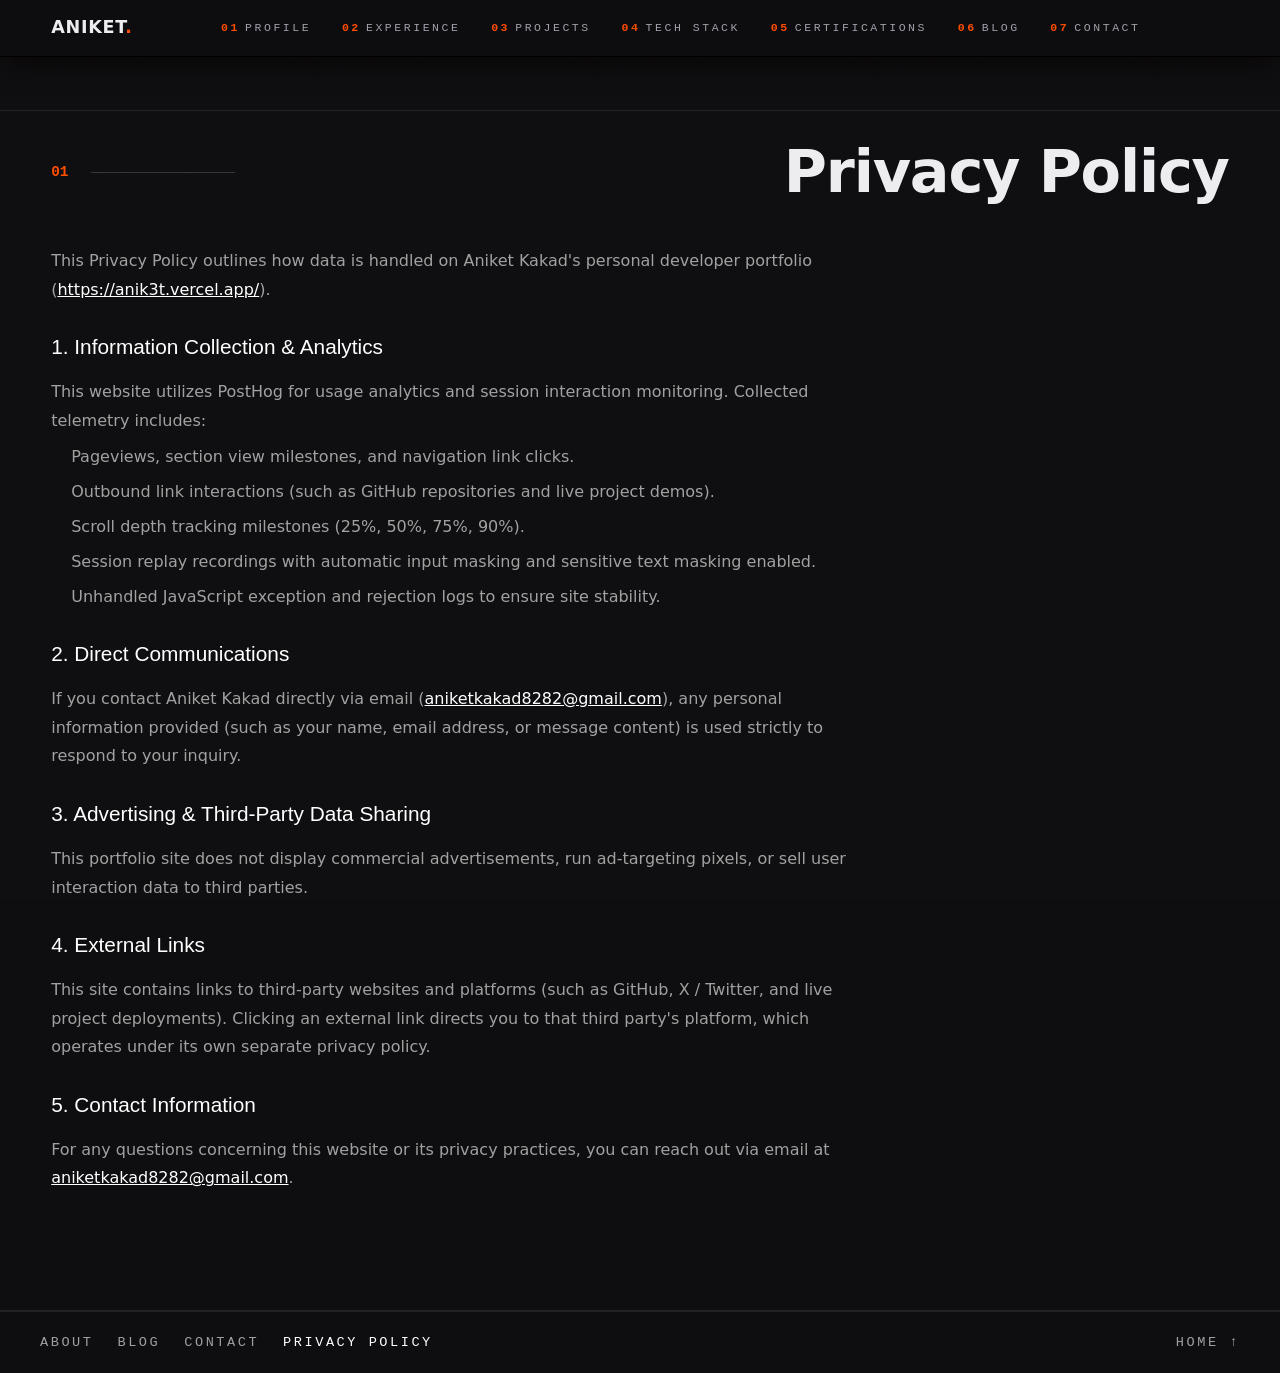
<file: privacy/index.html>
<!doctype html>
<html lang="en">
<head>
  <!-- Google tag (gtag.js) -->
  <script async src="https://www.googletagmanager.com/gtag/js?id=G-SVP8YVB8R1"></script>
  <script>
    window.dataLayer = window.dataLayer || [];
    function gtag(){dataLayer.push(arguments);}
    gtag('js', new Date());

    gtag('config', 'G-SVP8YVB8R1');
  </script>
  <meta charset="utf-8">
  <meta name="viewport" content="width=device-width, initial-scale=1">
  <title>Privacy Policy — Aniket Kakad</title>
  <meta name="description" content="Privacy Policy for Aniket Kakad's personal developer portfolio, outlining data handling, PostHog analytics, and communication practices.">
  <meta name="keywords" content="Aniket Kakad, Privacy Policy, Data Handling, PostHog Analytics, Portfolio">
  <meta name="author" content="Aniket Kakad">
  <meta name="robots" content="index, follow">
  <meta name="theme-color" content="#0E0E10">

  <!-- Security & Privacy Meta Headers -->
  <meta http-equiv="Content-Security-Policy" content="default-src 'self'; script-src 'self' 'unsafe-inline' 'unsafe-eval' https://cdn.jsdelivr.net https://us-assets.i.posthog.com https://www.googletagmanager.com https://*.googletagmanager.com https://platform.twitter.com https://cdn.syndication.twimg.com; style-src 'self' 'unsafe-inline' https://fonts.googleapis.com; font-src 'self' data: https://fonts.gstatic.com; img-src 'self' data: blob: https://ghchart.rshah.org https://www.google-analytics.com https://*.google-analytics.com https://www.googletagmanager.com https://*.googletagmanager.com https://syndication.twitter.com https://pbs.twimg.com https://abs.twimg.com; connect-src 'self' https://us.i.posthog.com https://us-assets.i.posthog.com https://ghchart.rshah.org https://cdn.jsdelivr.net https://www.google-analytics.com https://*.google-analytics.com https://analytics.google.com https://*.analytics.google.com https://www.googletagmanager.com https://*.googletagmanager.com https://cdn.syndication.twimg.com https://syndication.twitter.com; frame-src 'self' https://platform.twitter.com https://syndication.twitter.com https://x.com; worker-src 'self' blob:; base-uri 'self'; form-action 'self';">
  <meta http-equiv="X-Content-Type-Options" content="nosniff">
  <meta http-equiv="X-XSS-Protection" content="1; mode=block">
  <meta name="referrer" content="strict-origin-when-cross-origin">
  <meta http-equiv="Permissions-Policy" content="camera=(), microphone=(), geolocation=(), payment=(), usb=()">

  <!-- SEO & Canonical Links -->
  <link rel="canonical" href="https://anik3t.vercel.app/privacy">
  <link rel="alternate" hreflang="en" href="https://anik3t.vercel.app/privacy">
  <link rel="alternate" hreflang="x-default" href="https://anik3t.vercel.app/privacy">
  <link rel="describedby" href="/llms.txt">
  <meta property="og:type" content="website">
  <meta property="og:site_name" content="Aniket Kakad">
  <meta property="og:url" content="https://anik3t.vercel.app/privacy">
  <meta property="og:title" content="Privacy Policy — Aniket Kakad">
  <meta property="og:description" content="Privacy Policy for Aniket Kakad's personal developer portfolio, outlining data handling, PostHog analytics, and communication practices.">
  <meta property="og:image" content="https://anik3t.vercel.app/assets/og-image.webp">
  <meta name="twitter:card" content="summary_large_image">
  <meta name="twitter:site" content="@Anik3t_kakad">
  <meta name="twitter:creator" content="@Anik3t_kakad">
  <meta name="twitter:title" content="Privacy Policy — Aniket Kakad">
  <meta name="twitter:description" content="Privacy Policy for Aniket Kakad's personal developer portfolio, outlining data handling, PostHog analytics, and communication practices.">
  <meta name="twitter:image" content="https://anik3t.vercel.app/assets/og-image.webp">

  <!-- Structured Data (Schema.org / WebPage) -->
  <script type="application/ld+json">
  {
    "@context": "https://schema.org",
    "@graph": [
      {
        "@type": "WebPage",
        "@id": "https://anik3t.vercel.app/privacy#webpage",
        "url": "https://anik3t.vercel.app/privacy",
        "name": "Privacy Policy — Aniket Kakad",
        "description": "Privacy Policy for Aniket Kakad's personal developer portfolio, outlining data handling, PostHog analytics, and communication practices.",
        "isPartOf": {
          "@id": "https://anik3t.vercel.app/#website"
        },
        "inLanguage": "en"
      }
    ]
  }
  </script>

  <link rel="icon" type="image/svg+xml" href="../favicon.svg">
  <link rel="preconnect" href="https://fonts.googleapis.com">
  <link rel="preconnect" href="https://fonts.gstatic.com" crossorigin>
  <link rel="preconnect" href="https://cdn.jsdelivr.net" crossorigin>
  <link rel="stylesheet" href="https://fonts.googleapis.com/css2?family=Space+Grotesk:wght@300..700&family=Space+Mono:ital,wght@0,400;0,700;1,400&display=swap" media="print" onload="this.media='all'">
  <noscript><link rel="stylesheet" href="https://fonts.googleapis.com/css2?family=Space+Grotesk:wght@300..700&family=Space+Mono:ital,wght@0,400;0,700;1,400&display=swap"></noscript>
  <link rel="stylesheet" href="../css/style.css">
  <!-- PostHog Analytics -->
  <script>
    !function(t,e){var o,n,p,r;e.__SV||(window.posthog=e,e._i=[],e.init=function(i,s,a){function g(t,e){var o=e.split(".");2==o.length&&(t=t[o[0]],e=o[1]),t[e]=function(){t.push([e].concat(Array.prototype.slice.call(arguments,0)))}}var w=e;for("undefined"!=typeof a?w=e[a]=[]:a="posthog",w.people=w.people||[],w.toString=function(t){var e="posthog";return"posthog"!==a&&(e+="."+a),t||(e+=" (stub)"),e},w.people.toString=function(){return w.toString(1)+".people (stub)"},p="capture identify alias people.set people.set_once set_config register register_once unregister opt_out_capturing has_opted_out_capturing opt_in_capturing reset isFeatureEnabled onFeatureFlags getFeatureFlag getFeatureFlagPayload reloadFeatureFlags group updateEarlyAccessFeatureEnrollment getEarlyAccessFeatures getActiveMatchingSurveys getSurveys getNextSurveyStep onSessionId setPersonPropertiesForFlags".split(" "),r=0;r<p.length;r++)g(w,p[r]);e._i.push([i,s,a])},e.__SV=1.0,
    (n=t.createElement("script")).type="text/javascript",n.crossOrigin="anonymous",n.async=!0,
    n.src=(window.location.protocol.indexOf('http')===0&&window.location.hostname.indexOf('vercel.app')!==-1)?"/ingest/static/array.js":"https://us-assets.i.posthog.com/static/array.js",
    (r=t.getElementsByTagName("script")[0]).parentNode.insertBefore(n,r))
    }(document,window.posthog||[]);

    var isVercel = window.location.protocol.indexOf('http') === 0 && window.location.hostname.indexOf('vercel.app') !== -1;
    posthog.init('phc_ng2VRfFtNoq2RLh6CNXLUxoQwF4TpySBtBnKY8xaME5F', {
      api_host: isVercel ? '/ingest' : 'https://us.i.posthog.com',
      ui_host: 'https://us.posthog.com',
      person_profiles: 'always',
      capture_pageview: true,
      capture_pageleave: true,
      disable_session_recording: false
    });
  </script>
</head>
<body>

  <a class="skip" href="#mainContent">Skip to content</a>
  <div class="grain" aria-hidden="true"></div>

  <!-- ============ HEADER ============ -->
  <header class="site-head" id="siteHead">
    <a class="head__logo" href="../">ANIKET<em>.</em></a>
    <nav class="head__nav" aria-label="Primary">
      <a href="../#profile"><span class="n">01</span>PROFILE</a>
      <a href="../#experience"><span class="n">02</span>EXPERIENCE</a>
      <a href="../#work"><span class="n">03</span>PROJECTS</a>
      <a href="../#stack"><span class="n">04</span>TECH STACK</a>
      <a href="../#certifications"><span class="n">05</span>CERTIFICATIONS</a>
      <a href="/blog/"><span class="n">06</span>BLOG</a>
      <a href="/contact"><span class="n">07</span>CONTACT</a>
    </nav>
    <div class="head__right"></div>
  </header>

  <main id="mainContent" style="padding-top: 110px;">
    <!-- ============ PRIVACY SECTION ============ -->
    <section class="sec" style="padding-top: 2rem;">
      <header class="sec__head">
        <span class="sec__idx">01</span>
        <span class="sec__rule" aria-hidden="true"></span>
        <h1 class="sec__title">Privacy Policy</h1>
      </header>

      <div style="max-width: 800px; font-size: 1rem; color: #a0a0a0; line-height: 1.8; display: flex; flex-direction: column; gap: 24px;">
        <p>
          This Privacy Policy outlines how data is handled on Aniket Kakad's personal developer portfolio (<a href="https://anik3t.vercel.app/" style="color: #fff; text-decoration: underline;">https://anik3t.vercel.app/</a>).
        </p>

        <div>
          <h2 style="font-family: 'Space Grotesk', sans-serif; font-size: 1.3rem; color: #fff; margin-bottom: 12px;">1. Information Collection &amp; Analytics</h2>
          <p>
            This website utilizes PostHog for usage analytics and session interaction monitoring. Collected telemetry includes:
          </p>
          <ul style="padding-left: 20px; margin-top: 8px; display: flex; flex-direction: column; gap: 6px;">
            <li>Pageviews, section view milestones, and navigation link clicks.</li>
            <li>Outbound link interactions (such as GitHub repositories and live project demos).</li>
            <li>Scroll depth tracking milestones (25%, 50%, 75%, 90%).</li>
            <li>Session replay recordings with automatic input masking and sensitive text masking enabled.</li>
            <li>Unhandled JavaScript exception and rejection logs to ensure site stability.</li>
          </ul>
        </div>

        <div>
          <h2 style="font-family: 'Space Grotesk', sans-serif; font-size: 1.3rem; color: #fff; margin-bottom: 12px;">2. Direct Communications</h2>
          <p>
            If you contact Aniket Kakad directly via email (<a href="mailto:aniketkakad8282@gmail.com" style="color: #fff; text-decoration: underline;">aniketkakad8282@gmail.com</a>), any personal information provided (such as your name, email address, or message content) is used strictly to respond to your inquiry.
          </p>
        </div>

        <div>
          <h2 style="font-family: 'Space Grotesk', sans-serif; font-size: 1.3rem; color: #fff; margin-bottom: 12px;">3. Advertising &amp; Third-Party Data Sharing</h2>
          <p>
            This portfolio site does not display commercial advertisements, run ad-targeting pixels, or sell user interaction data to third parties.
          </p>
        </div>

        <div>
          <h2 style="font-family: 'Space Grotesk', sans-serif; font-size: 1.3rem; color: #fff; margin-bottom: 12px;">4. External Links</h2>
          <p>
            This site contains links to third-party websites and platforms (such as GitHub, X / Twitter, and live project deployments). Clicking an external link directs you to that third party's platform, which operates under its own separate privacy policy.
          </p>
        </div>

        <div>
          <h2 style="font-family: 'Space Grotesk', sans-serif; font-size: 1.3rem; color: #fff; margin-bottom: 12px;">5. Contact Information</h2>
          <p>
            For any questions concerning this website or its privacy practices, you can reach out via email at <a href="mailto:aniketkakad8282@gmail.com" style="color: #fff; text-decoration: underline;">aniketkakad8282@gmail.com</a>.
          </p>
        </div>
      </div>
    </section>
  </main>

  <!-- ============ FOOTER ============ -->
  <footer class="footer">
    <div class="footer__bar" style="display: flex; justify-content: space-between; align-items: center; padding: 20px 40px; border-top: 1px solid rgba(255,255,255,0.08);">
      <div class="footer__links" style="display: flex; gap: 24px; font-family: 'Space Mono', monospace; font-size: 0.85rem;">
        <a href="/about" style="color: #a0a0a0; text-decoration: none;">ABOUT</a>
        <a href="/blog/" style="color: #a0a0a0; text-decoration: none;">BLOG</a>
        <a href="/contact" style="color: #a0a0a0; text-decoration: none;">CONTACT</a>
        <a href="/privacy" style="color: #fff; text-decoration: none;">PRIVACY POLICY</a>
      </div>
      <a class="footer__top" href="../" style="font-family: 'Space Mono', monospace; font-size: 0.85rem; color: #a0a0a0; text-decoration: none;">HOME &uarr;</a>
    </div>
  </footer>

</body>
</html>
</file>
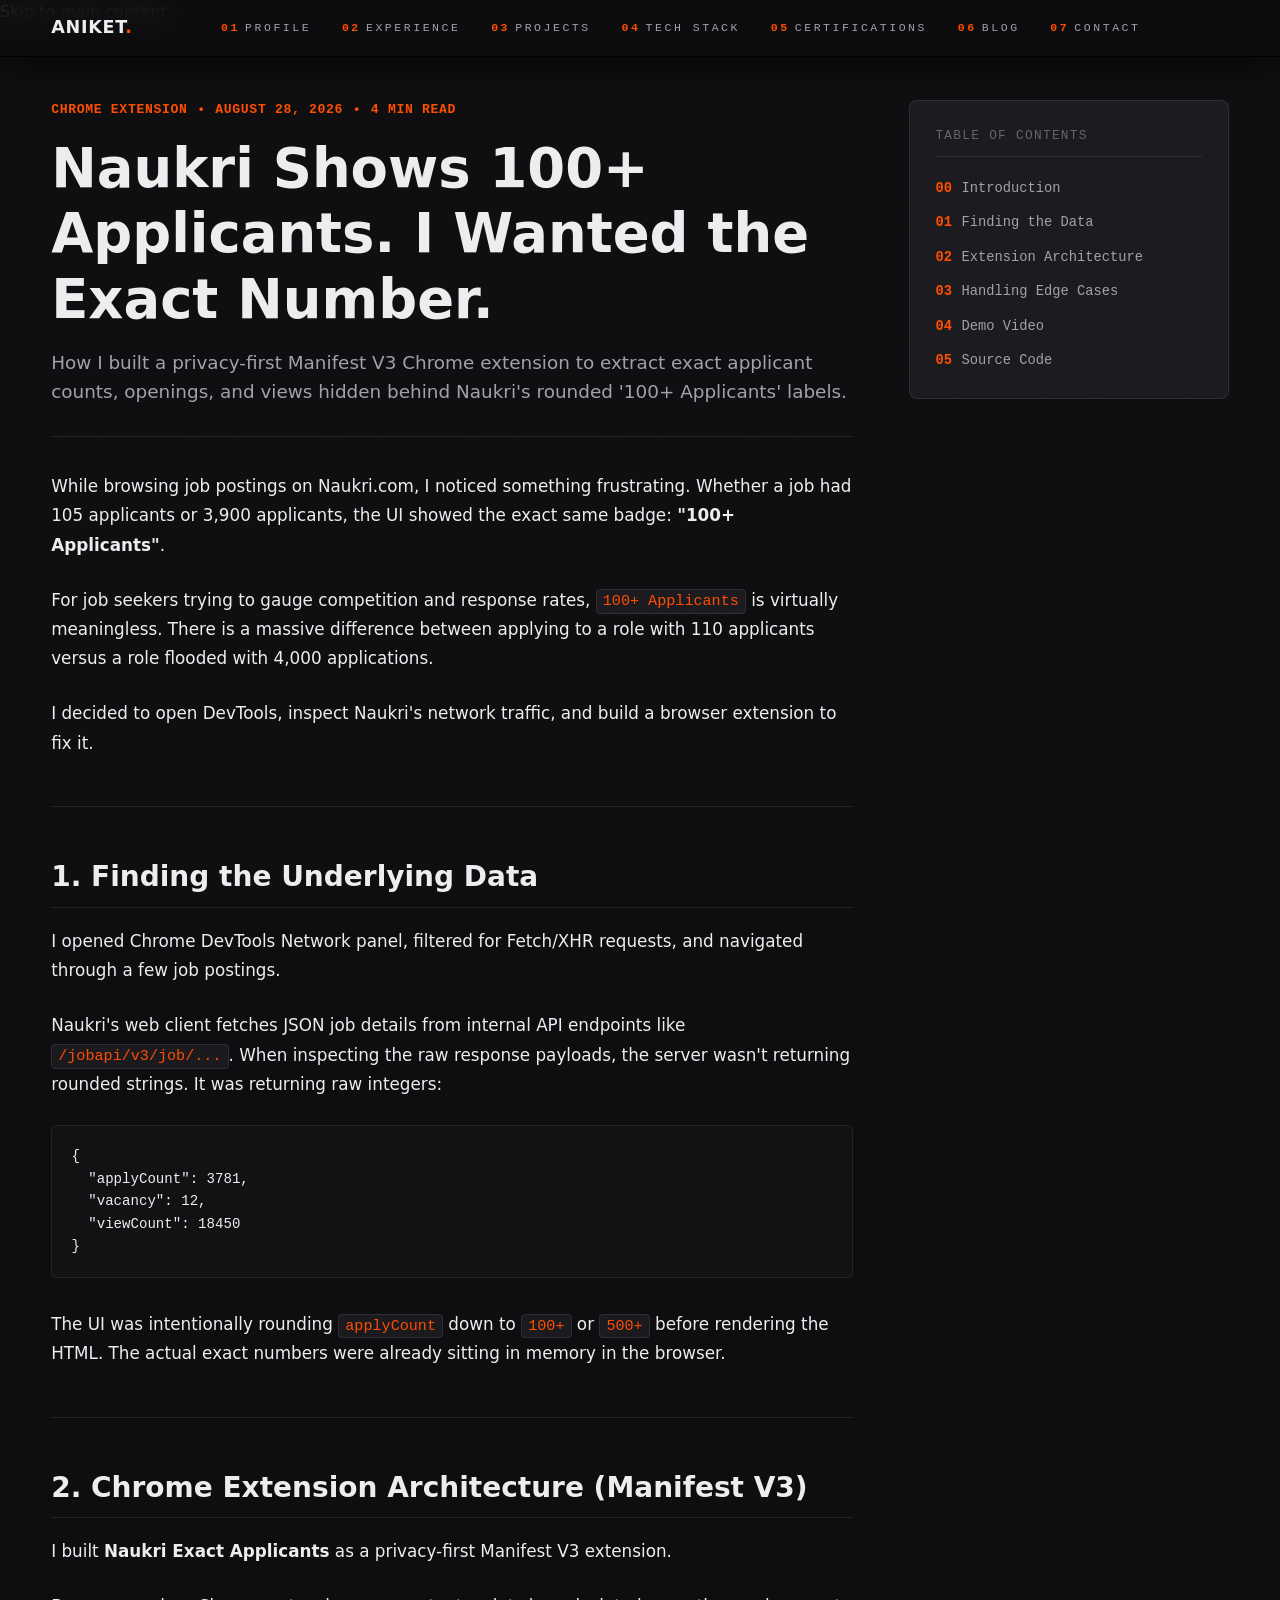
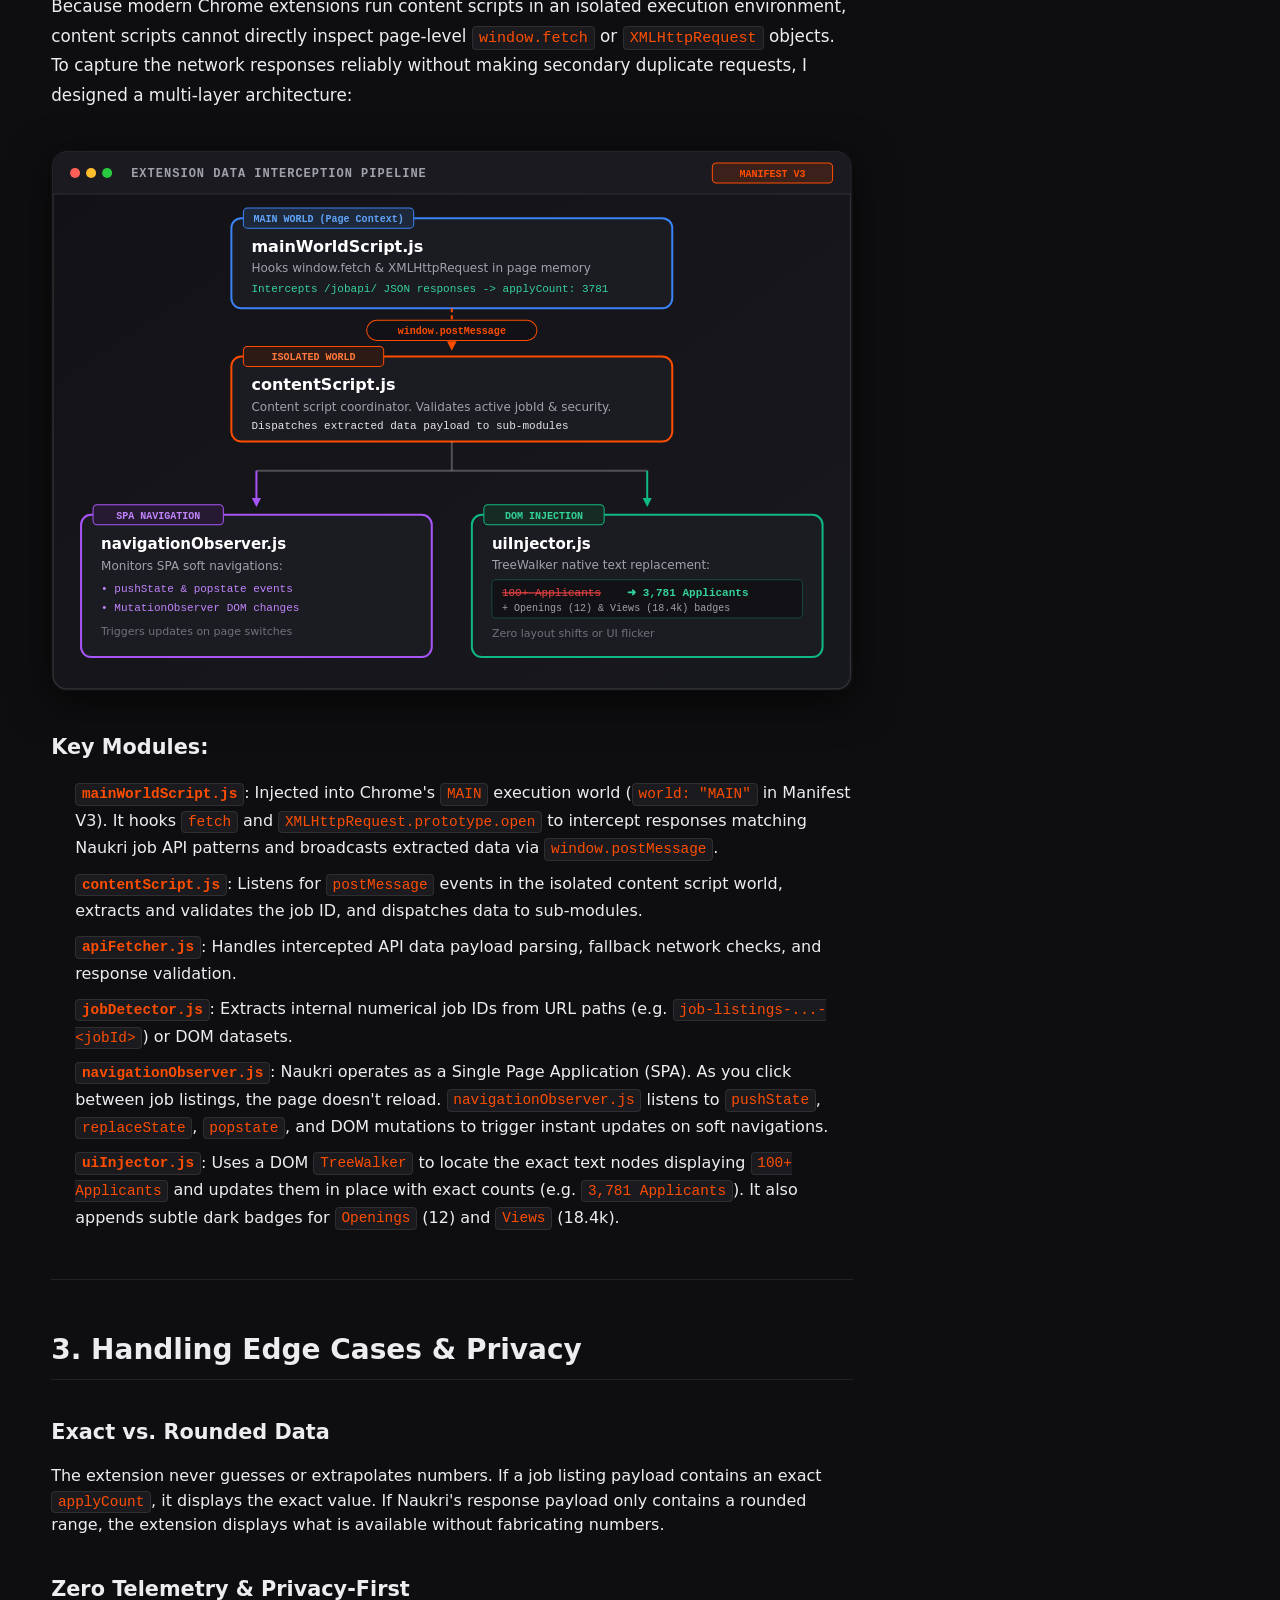
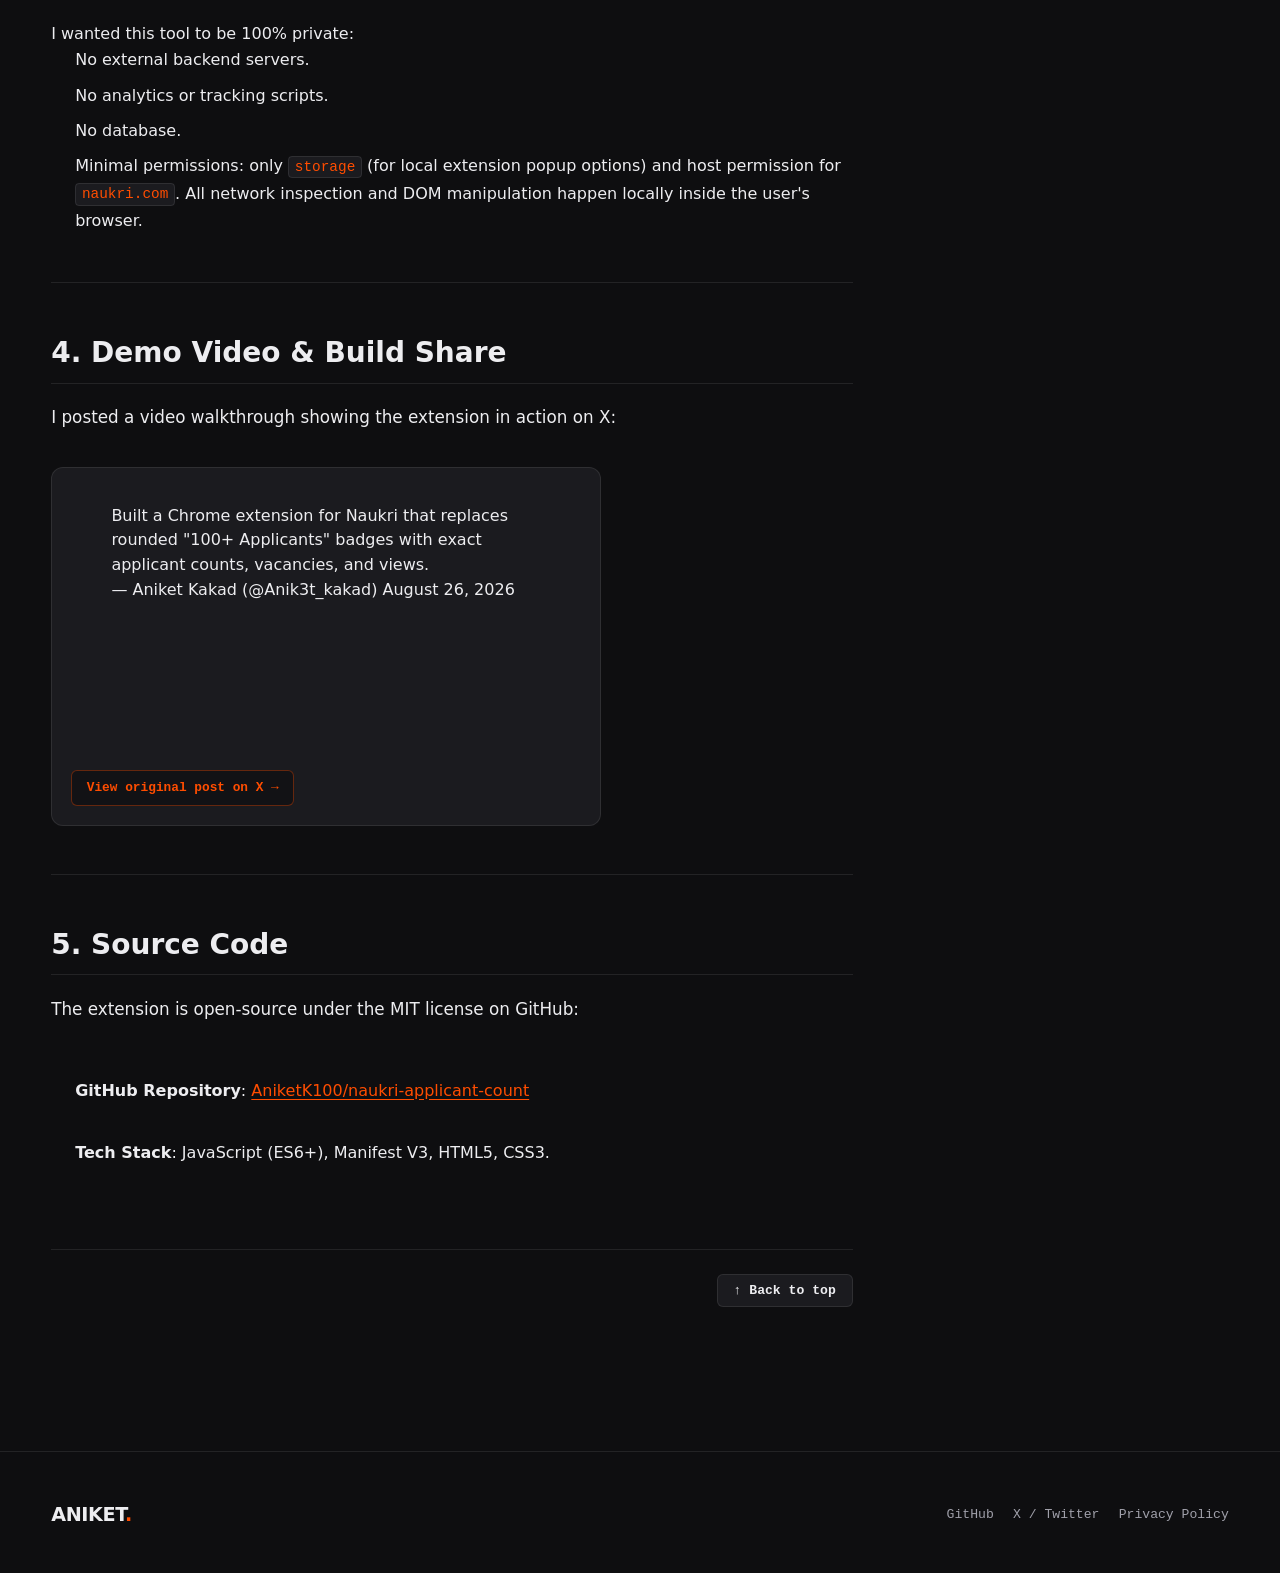
<file: blog/naukri-exact-applicant-count/index.html>
<!DOCTYPE html>
<html lang="en">
<head>
  <meta charset="UTF-8">
  <meta name="viewport" content="width=device-width, initial-scale=1.0">
  <title>Naukri Shows 100+ Applicants. I Wanted the Exact Number. — Aniket Kakad</title>
  <meta name="description" content="How I built a privacy-first Manifest V3 Chrome extension to extract exact applicant counts, openings, and views hidden behind Naukri's rounded '100+ Applicants' labels.">
  <meta name="keywords" content="Manifest V3, JavaScript, DOM Interception, Privacy, Reverse Engineering, Aniket Kakad">
  <meta name="author" content="Aniket Kakad">
  <meta name="robots" content="index, follow">
  <meta http-equiv="Content-Security-Policy" content="default-src 'self'; script-src 'self' 'unsafe-inline' 'unsafe-eval' https://cdn.jsdelivr.net https://us-assets.i.posthog.com https://www.googletagmanager.com https://*.googletagmanager.com https://platform.twitter.com https://cdn.syndication.twimg.com; style-src 'self' 'unsafe-inline' https://fonts.googleapis.com; font-src 'self' data: https://fonts.gstatic.com; img-src 'self' data: blob: https://ghchart.rshah.org https://www.google-analytics.com https://*.google-analytics.com https://www.googletagmanager.com https://*.googletagmanager.com https://syndication.twitter.com https://pbs.twimg.com https://abs.twimg.com; connect-src 'self' https://us.i.posthog.com https://us-assets.i.posthog.com https://ghchart.rshah.org https://cdn.jsdelivr.net https://www.google-analytics.com https://*.google-analytics.com https://analytics.google.com https://*.analytics.google.com https://www.googletagmanager.com https://*.googletagmanager.com https://cdn.syndication.twimg.com https://syndication.twitter.com; frame-src 'self' https://platform.twitter.com https://syndication.twitter.com https://x.com; worker-src 'self' blob:; base-uri 'self'; form-action 'self';">

  <!-- SEO & Canonical Links -->
  <link rel="canonical" href="https://anik3t.vercel.app/blog/naukri-exact-applicant-count/">
  <link rel="describedby" href="/llms.txt">
  <meta property="og:type" content="article">
  <meta property="og:site_name" content="Aniket Kakad">
  <meta property="og:url" content="https://anik3t.vercel.app/blog/naukri-exact-applicant-count/">
  <meta property="og:title" content="Naukri Shows 100+ Applicants. I Wanted the Exact Number.">
  <meta property="og:description" content="How I built a privacy-first Manifest V3 Chrome extension to extract exact applicant counts, openings, and views hidden behind Naukri's rounded '100+ Applicants' labels.">
  <meta property="og:image" content="https://anik3t.vercel.app/assets/blog/naukri-exact-applicant-count/cover.webp">
  <meta name="twitter:card" content="summary_large_image">
  <meta name="twitter:site" content="@Anik3t_kakad">
  <meta name="twitter:creator" content="@Anik3t_kakad">
  <meta name="twitter:title" content="Naukri Shows 100+ Applicants. I Wanted the Exact Number.">
  <meta name="twitter:description" content="How I built a privacy-first Manifest V3 Chrome extension to extract exact applicant counts, openings, and views hidden behind Naukri's rounded '100+ Applicants' labels.">
  <meta name="twitter:image" content="https://anik3t.vercel.app/assets/blog/naukri-exact-applicant-count/cover.webp">

  <!-- Structured Data (JSON-LD) -->
  <script type="application/ld+json">
{
  "@context": "https://schema.org",
  "@type": "BlogPosting",
  "@id": "https://anik3t.vercel.app/blog/naukri-exact-applicant-count/#article",
  "headline": "Naukri Shows 100+ Applicants. I Wanted the Exact Number.",
  "description": "How I built a privacy-first Manifest V3 Chrome extension to extract exact applicant counts, openings, and views hidden behind Naukri's rounded '100+ Applicants' labels.",
  "image": "https://anik3t.vercel.app/assets/blog/naukri-exact-applicant-count/cover.webp",
  "keywords": "Manifest V3, JavaScript, DOM Interception, Privacy, Reverse Engineering",
  "datePublished": "2026-08-28",
  "dateModified": "2026-08-28",
  "isPartOf": {
    "@id": "https://anik3t.vercel.app/#website"
  },
  "mainEntityOfPage": {
    "@type": "WebPage",
    "@id": "https://anik3t.vercel.app/blog/naukri-exact-applicant-count/"
  },
  "author": {
    "@type": "Person",
    "@id": "https://anik3t.vercel.app/#person",
    "name": "Aniket Kakad",
    "url": "https://anik3t.vercel.app/"
  },
  "publisher": {
    "@type": "Person",
    "@id": "https://anik3t.vercel.app/#person",
    "name": "Aniket Kakad",
    "url": "https://anik3t.vercel.app/"
  }
}
  </script>

  <!-- Fonts & Core Stylesheet -->
  <link rel="preconnect" href="https://fonts.googleapis.com">
  <link rel="preconnect" href="https://fonts.gstatic.com" crossorigin>
  <link href="https://fonts.googleapis.com/css2?family=Space+Grotesk:wght@300;400;500;600;700&family=Space+Mono:ital,wght@0,400;0,700;1,400&display=swap" rel="stylesheet">
  <link rel="stylesheet" href="/css/style.css">

  <!-- Google Analytics (gtag.js) -->
  <script async src="https://www.googletagmanager.com/gtag/js?id=G-SVP8YVB8R1"></script>
  <script>
    window.dataLayer = window.dataLayer || [];
    function gtag(){dataLayer.push(arguments);}
    gtag('js', new Date());
    gtag('config', 'G-SVP8YVB8R1');
  </script>

  <!-- PostHog Analytics -->
  <script>
    !function(t,e){var o,n,p,r;e.__SV||(window.posthog=e,e._i=[],e.init=function(i,s,a){function g(t,e){var o=e.split(".");2==o.length&&(t=t[o[0]],e=o[1]),t[e]=function(){t.push([e].concat(Array.prototype.slice.call(arguments,0)))}}var w=e;for("undefined"!=typeof a?w=e[a]=[]:a="posthog",w.people=w.people||[],w.toString=function(t){var e="posthog";return"posthog"!==a&&(e+="."+a),t||(e+=" (stub)"),e},w.people.toString=function(){return w.toString(1)+".people (stub)"},p="capture identify alias people.set people.set_once set_config register register_once unregister opt_out_capturing has_opted_out_capturing opt_in_capturing reset isFeatureEnabled onFeatureFlags getFeatureFlag getFeatureFlagPayload reloadFeatureFlags group updateEarlyAccessFeatureEnrollment getEarlyAccessFeatures getActiveMatchingSurveys getSurveys getNextSurveyStep onSessionId setPersonPropertiesForFlags".split(" "),r=0;r<p.length;r++)g(w,p[r]);e._i.push([i,s,a])},e.__SV=1.0,
    n=t.createElement("script"),p=t.getElementsByTagName("script")[0],n.async=1,
    n.src=(window.location.protocol.indexOf('http')===0&&window.location.hostname.indexOf('vercel.app')!==-1)?"/ingest/static/array.js":"https://us-assets.i.posthog.com/static/array.js",
    p.parentNode.insertBefore(n,p))}(document,window.posthog||[]);
    var isVercel = window.location.protocol.indexOf('http') === 0 && window.location.hostname.indexOf('vercel.app') !== -1;
    posthog.init('phc_ng2VRfFtNoq2RLh6CNXLUxoQwF4TpySBtBnKY8xaME5F', {
      api_host: isVercel ? '/ingest' : 'https://us.i.posthog.com',
      ui_host: 'https://us.posthog.com',
      person_profiles: 'identified_only',
      capture_pageview: true
    });
  </script>

  <!-- Article Layout & Typography Custom CSS -->
  <style>
    .article-wrap { max-width: 1360px; margin: 0 auto; padding: 75px var(--pad-inline) 80px; display: grid; grid-template-columns: 1fr; gap: 3.5rem; }
    .article-main { min-width: 0; }
    .article-header { margin-bottom: 2.2rem; border-bottom: 1px solid var(--line); padding-bottom: 1.8rem; }
    .article-meta-top { font-family: var(--font-mono); font-size: 0.82rem; color: var(--accent); display: flex; align-items: center; gap: 0.6rem; margin-bottom: 1rem; text-transform: uppercase; letter-spacing: 0.05em; font-weight: 700; }
    .article-h1 { font-size: clamp(2.1rem, 4.5vw, 3.4rem); font-family: var(--font-disp); color: var(--text); font-weight: 700; line-height: 1.2; margin-bottom: 1rem; }
    .article-subtitle { font-size: 1.15rem; color: var(--text-2); line-height: 1.6; }
    
    /* Content Styling */
    .blog-p { font-size: 1.05rem; color: var(--text); line-height: 1.75; margin-bottom: 1.6rem; }
    .blog-h2 { font-size: 1.75rem; font-family: var(--font-disp); color: var(--text); font-weight: 700; margin: 2.8rem 0 1.2rem; border-bottom: 1px solid var(--line); padding-bottom: 0.5rem; }
    .blog-h3 { font-size: 1.3rem; font-family: var(--font-disp); color: var(--text); font-weight: 600; margin: 2.2rem 0 1rem; }
    .blog-ul { margin: 0 0 1.8rem 1.5rem; color: var(--text); line-height: 1.7; }
    .blog-li { margin-bottom: 0.5rem; }
    .blog-hr { border: none; border-top: 1px solid var(--line); margin: 3rem 0; }
    .blog-link { color: var(--accent); text-decoration: underline; text-underline-offset: 3px; font-weight: 500; }
    .blog-link:hover { color: #ff6a26; }
    .inline-code { font-family: var(--font-mono); font-size: 0.9em; background: var(--panel); color: var(--accent); padding: 0.15em 0.4em; border-radius: 4px; border: 1px solid var(--line); }
    .code-block { background: var(--bg-2); border: 1px solid var(--line); border-radius: 6px; padding: 1.2rem; overflow-x: auto; margin: 1.5rem 0 2rem; font-family: var(--font-mono); font-size: 0.88rem; line-height: 1.6; color: var(--text); }
    .code-block code { font-family: inherit; }

    /* SVG Architecture Diagram Wrapper */
    .svg-diagram-wrap {
      margin: 2.5rem 0;
      width: 100%;
      border-radius: 14px;
      overflow: hidden;
      box-shadow: 0 10px 40px rgba(0, 0, 0, 0.6);
    }
    .svg-diagram-wrap svg {
      display: block;
      width: 100%;
      height: auto;
    }

    /* Modern Dark Pipeline Architecture Diagram Component */
    .pipeline-diagram {
      background: var(--bg-2);
      border: 1px solid var(--line-2);
      border-radius: 12px;
      margin: 2.5rem 0;
      overflow: hidden;
      box-shadow: 0 8px 30px rgba(0,0,0,0.5);
    }
    .pipeline-head {
      background: #18181C;
      padding: 0.8rem 1.2rem;
      display: flex;
      align-items: center;
      gap: 1rem;
      border-bottom: 1px solid var(--line);
    }
    .pipeline-dots {
      display: flex;
      gap: 0.4rem;
    }
    .pipeline-dots .dot {
      width: 10px;
      height: 10px;
      border-radius: 50%;
    }
    .pipeline-dots .red { background: #FF5F56; }
    .pipeline-dots .yellow { background: #FFBD2E; }
    .pipeline-dots .green { background: #27C93F; }
    .pipeline-title {
      font-family: var(--font-mono);
      font-size: 0.75rem;
      color: var(--text-2);
      font-weight: 700;
      letter-spacing: 0.08em;
      flex-grow: 1;
    }
    .pipeline-tag {
      font-family: var(--font-mono);
      font-size: 0.68rem;
      color: var(--accent);
      background: var(--accent-soft);
      border: 1px solid var(--accent-line);
      padding: 0.15rem 0.5rem;
      border-radius: 4px;
      font-weight: 700;
    }
    .pipeline-body {
      padding: 1.6rem;
      display: flex;
      flex-direction: column;
      align-items: center;
      gap: 0;
    }
    .pipeline-row {
      display: flex;
      flex-direction: column;
      gap: 0.5rem;
      width: 100%;
    }
    .step-pill {
      font-family: var(--font-mono);
      font-size: 0.72rem;
      font-weight: 700;
      color: var(--text-3);
      letter-spacing: 0.08em;
      display: inline-flex;
      align-items: center;
      width: fit-content;
      background: var(--panel);
      border: 1px solid var(--line);
      padding: 0.2rem 0.6rem;
      border-radius: 4px;
    }
    .step-card {
      background: var(--panel);
      border: 1px solid var(--line);
      border-radius: 8px;
      padding: 1.2rem 1.4rem;
      width: 100%;
      box-sizing: border-box;
      transition: border-color 0.2s ease, transform 0.2s ease;
    }
    .step-card:hover {
      border-color: var(--accent-line);
      transform: translateY(-2px);
    }
    .step-card--blue { border-left: 3px solid #3B82F6; }
    .step-card--orange { border-left: 3px solid var(--accent); }
    .step-card--purple { border-left: 3px solid #A855F7; }
    .step-card--green { border-left: 3px solid #10B981; }

    .step-header {
      display: flex;
      align-items: center;
      gap: 0.8rem;
      margin-bottom: 0.6rem;
      flex-wrap: wrap;
    }
    .step-badge {
      font-family: var(--font-mono);
      font-size: 0.65rem;
      font-weight: 700;
      padding: 0.15rem 0.5rem;
      border-radius: 4px;
      letter-spacing: 0.05em;
    }
    .badge-blue { color: #60A5FA; background: rgba(59, 130, 246, 0.12); border: 1px solid rgba(59, 130, 246, 0.3); }
    .badge-orange { color: #FF7A3D; background: var(--accent-soft); border: 1px solid var(--accent-line); }
    .badge-purple { color: #C084FC; background: rgba(168, 85, 247, 0.12); border: 1px solid rgba(168, 85, 247, 0.3); }
    .badge-green { color: #34D399; background: rgba(16, 185, 129, 0.12); border: 1px solid rgba(16, 185, 129, 0.3); }

    .step-file {
      font-family: var(--font-disp);
      font-size: 1.1rem;
      font-weight: 700;
      color: var(--text);
    }
    .step-text {
      font-size: 0.9rem;
      color: var(--text-2);
      line-height: 1.55;
      margin: 0;
    }
    .step-code {
      margin-top: 0.8rem;
      background: var(--bg-2);
      border: 1px solid var(--line);
      border-radius: 4px;
      padding: 0.5rem 0.8rem;
      font-family: var(--font-mono);
      font-size: 0.8rem;
      color: #34D399;
    }

    .pipeline-connector {
      display: flex;
      flex-direction: column;
      align-items: center;
      margin: 0.8rem 0;
      width: 100%;
    }
    .connector-line {
      width: 2px;
      height: 16px;
      background: var(--accent);
      opacity: 0.5;
    }
    .connector-badge {
      display: inline-flex;
      align-items: center;
      gap: 0.4rem;
      font-family: var(--font-mono);
      font-size: 0.72rem;
      color: var(--accent);
      background: var(--bg);
      border: 1px solid var(--accent-line);
      padding: 0.2rem 0.7rem;
      border-radius: 12px;
      font-weight: 700;
    }

    .pipeline-subgrid {
      display: grid;
      grid-template-columns: 1fr;
      gap: 1.2rem;
      width: 100%;
      box-sizing: border-box;
    }
    @media (min-width: 600px) {
      .pipeline-subgrid {
        grid-template-columns: 1fr 1fr;
      }
    }

    /* Sleek X Embed Card & Action Button */
    .x-embed-card {
      margin: 2.2rem 0;
      max-width: 550px;
      width: 100%;
      background: var(--panel);
      border: 1px solid var(--line);
      border-radius: 12px;
      padding: 1.2rem;
      box-sizing: border-box;
    }
    .x-embed-inner {
      min-height: 250px;
      width: 100%;
    }
    .x-link-btn {
      display: inline-flex;
      align-items: center;
      gap: 0.4rem;
      font-family: var(--font-mono);
      font-size: 0.8rem;
      color: var(--accent);
      background: var(--bg-2);
      border: 1px solid var(--accent-line);
      padding: 0.45rem 0.9rem;
      border-radius: 6px;
      text-decoration: none;
      font-weight: 700;
      margin-top: 1rem;
      transition: background 0.2s, border-color 0.2s;
    }
    .x-link-btn:hover {
      background: var(--accent-soft);
      border-color: var(--accent);
    }

    /* Table of Contents Styling */
    .toc-container {
      background: var(--panel);
      border: 1px solid var(--line);
      border-radius: 10px;
      padding: 1.4rem 1.6rem;
      margin: 2.2rem 0;
    }
    .toc-head {
      font-family: var(--font-mono);
      font-size: 0.78rem;
      color: var(--accent);
      font-weight: 700;
      letter-spacing: 0.08em;
      margin-bottom: 0.8rem;
      padding-bottom: 0.5rem;
      border-bottom: 1px solid var(--line);
    }
    .toc-list {
      list-style: none;
      padding: 0;
      margin: 0;
      display: flex;
      flex-direction: column;
      gap: 0.6rem;
    }
    .toc-list li a {
      font-family: var(--font-mono);
      font-size: 0.86rem;
      color: var(--text-2);
      text-decoration: none;
      display: inline-flex;
      align-items: center;
      gap: 0.6rem;
      transition: color 0.2s, transform 0.2s;
    }
    .toc-list li a:hover,
    .toc-list li a.is-active-toc {
      color: var(--accent);
      transform: translateX(4px);
    }
    .toc-num {
      color: var(--accent);
      font-weight: 700;
    }

    html {
      scroll-behavior: smooth;
    }
    [id] {
      scroll-margin-top: 100px;
    }

    @media (min-width: 1024px) {
      .toc-mobile-only { display: none !important; }
    }
    @media (max-width: 1023px) {
      .toc-desktop-only { display: none !important; }
    }

    /* Back To Top Button Styling */
    .back-to-top-wrap {
      display: flex;
      justify-content: flex-end;
      margin-top: 3rem;
      border-top: 1px solid var(--line);
      padding-top: 1.5rem;
    }
    .back-to-top-btn {
      display: inline-flex;
      align-items: center;
      gap: 0.4rem;
      font-family: var(--font-mono);
      font-size: 0.82rem;
      color: var(--text);
      background: var(--panel);
      border: 1px solid var(--line);
      padding: 0.5rem 1rem;
      border-radius: 6px;
      cursor: pointer;
      font-weight: 700;
      transition: border-color 0.2s, color 0.2s, background 0.2s;
    }
    .back-to-top-btn:hover {
      border-color: var(--accent);
      color: var(--accent);
      background: var(--bg-2);
    }

    /* Footer Styling */
    .footer {
      border-top: 1px solid var(--line);
      padding: 3rem var(--pad-inline);
      margin-top: 4rem;
      background: var(--bg);
    }
    .footer__inner {
      max-width: 1200px;
      margin: 0 auto;
      display: flex;
      justify-content: space-between;
      align-items: center;
      flex-wrap: wrap;
      gap: 1.5rem;
    }
    .footer__logo {
      font-family: var(--font-disp);
      font-weight: 700;
      font-size: 1.2rem;
      color: var(--text);
      letter-spacing: -0.02em;
    }
    .footer__logo em {
      color: var(--accent);
      font-style: normal;
    }
    .footer__copy {
      font-family: var(--font-mono);
      font-size: 0.8rem;
      color: var(--text-3);
      margin-top: 0.4rem;
    }
    .footer__links {
      display: flex;
      gap: 1.2rem;
      font-family: var(--font-mono);
      font-size: 0.82rem;
    }
    .footer__links a {
      color: var(--text-2);
      text-decoration: none;
      transition: color 0.2s;
    }
    .footer__links a:hover {
      color: var(--accent);
    }

    /* Sidebar Styling */
    .article-sidebar { font-family: var(--font-mono); }
    .sidebar-sticky-wrap { position: sticky; top: 100px; display: flex; flex-direction: column; gap: 1.5rem; }
    .sidebar-card { background: var(--panel); border: 1px solid var(--line); border-radius: 8px; padding: 1.6rem; }
    .sidebar-title { font-size: 0.8rem; color: var(--text-3); text-transform: uppercase; letter-spacing: 0.1em; margin-bottom: 1.2rem; display: block; border-bottom: 1px solid var(--line); padding-bottom: 0.6rem; }
    .sidebar-group { margin-bottom: 1.2rem; }
    .sidebar-label { font-size: 0.72rem; color: var(--text-3); text-transform: uppercase; display: block; margin-bottom: 0.3rem; }
    .sidebar-value { font-size: 0.9rem; color: var(--text); font-weight: 500; }
    .sidebar-tags { display: flex; gap: 0.4rem; flex-wrap: wrap; }
    .sidebar-btn { display: flex; align-items: center; justify-content: center; gap: 0.5rem; font-size: 0.85rem; padding: 0.75rem 1rem; border-radius: 6px; text-decoration: none; font-weight: 700; width: 100%; margin-top: 0.8rem; transition: background 0.2s; }
    .btn-github { background: var(--bg-2); border: 1px solid var(--line); color: var(--text); }
    .btn-github:hover { border-color: var(--text-2); }

    @media (min-width: 1024px) {
      .article-wrap { grid-template-columns: 1fr 320px; }
    }
  </style>
</head>
<body class="is-loaded">
  <a href="#mainContent" class="skip-link">Skip to main content</a>
  <div class="grain" aria-hidden="true"></div>

  <!-- ============ HEADER ============ -->
  <header class="site-head" id="siteHead">
    <a class="head__logo" href="/">ANIKET<em>.</em></a>
    <nav class="head__nav" aria-label="Primary">
      <a href="/#profile"><span class="n">01</span>PROFILE</a>
      <a href="/#experience"><span class="n">02</span>EXPERIENCE</a>
      <a href="/#work"><span class="n">03</span>PROJECTS</a>
      <a href="/#stack"><span class="n">04</span>TECH STACK</a>
      <a href="/#certifications"><span class="n">05</span>CERTIFICATIONS</a>
      <a href="/blog/" class="is-active"><span class="n">06</span>BLOG</a>
      <a href="/contact"><span class="n">07</span>CONTACT</a>
    </nav>
    <div class="head__right">
      <button class="burger" id="burger" aria-label="Open menu" aria-expanded="false"><span></span><span></span></button>
    </div>
  </header>

  <!-- ============ MOBILE MENU ============ -->
  <div class="menu" id="menu" aria-hidden="true">
    <nav class="menu__nav" aria-label="Mobile">
      <a href="/#profile" class="menu__link"><span>01</span>PROFILE</a>
      <a href="/#experience" class="menu__link"><span>02</span>EXPERIENCE</a>
      <a href="/#work" class="menu__link"><span>03</span>PROJECTS</a>
      <a href="/#stack" class="menu__link"><span>04</span>TECH STACK</a>
      <a href="/#certifications" class="menu__link"><span>05</span>CERTIFICATIONS</a>
      <a href="/blog/" class="menu__link is-active"><span>06</span>BLOG</a>
      <a href="/contact" class="menu__link"><span>07</span>CONTACT</a>
    </nav>
  </div>

  <main id="mainContent">
    <article class="article-wrap">
      <div class="article-main">
        <header class="article-header">
          <div class="article-meta-top">
            <span>Chrome Extension</span>
            <span>&bull;</span>
            <time datetime="2026-08-28">August 28, 2026</time>
            <span>&bull;</span>
            <span>4 min read</span>
          </div>
          <h1 class="article-h1">Naukri Shows 100+ Applicants. I Wanted the Exact Number.</h1>
          <p class="article-subtitle">How I built a privacy-first Manifest V3 Chrome extension to extract exact applicant counts, openings, and views hidden behind Naukri's rounded '100+ Applicants' labels.</p>
        </header>

        <div class="article-body">
<div id="overview"></div>

<p class="blog-p">While browsing job postings on Naukri.com, I noticed something frustrating. Whether a job had 105 applicants or 3,900 applicants, the UI showed the exact same badge: <strong>"100+ Applicants"</strong>.</p>

<p class="blog-p">For job seekers trying to gauge competition and response rates, <code class="inline-code">100+ Applicants</code> is virtually meaningless. There is a massive difference between applying to a role with 110 applicants versus a role flooded with 4,000 applications.</p>

<p class="blog-p">I decided to open DevTools, inspect Naukri's network traffic, and build a browser extension to fix it.</p>

<!-- IN-BODY MOBILE TABLE OF CONTENTS (Visible on Mobile/Tablet) -->
<div class="toc-container toc-mobile-only">
  <div class="toc-head">
    <span class="toc-title">TABLE OF CONTENTS</span>
  </div>
  <ul class="toc-list">
    <li><a href="#overview"><span class="toc-num">00</span> Introduction</a></li>
    <li><a href="#finding-the-data"><span class="toc-num">01</span> Finding the Underlying Data</a></li>
    <li><a href="#architecture"><span class="toc-num">02</span> Chrome Extension Architecture (Manifest V3)</a></li>
    <li><a href="#privacy"><span class="toc-num">03</span> Handling Edge Cases &amp; Privacy</a></li>
    <li><a href="#demo-video"><span class="toc-num">04</span> Demo Video &amp; Build Share</a></li>
    <li><a href="#source-code"><span class="toc-num">05</span> Source Code</a></li>
  </ul>
</div>

<hr class="blog-hr" />

<h2 class="blog-h2" id="finding-the-data">1. Finding the Underlying Data</h2>

<p class="blog-p">I opened Chrome DevTools Network panel, filtered for Fetch/XHR requests, and navigated through a few job postings.</p>

<p class="blog-p">Naukri's web client fetches JSON job details from internal API endpoints like <code class="inline-code">/jobapi/v3/job/...</code>. When inspecting the raw response payloads, the server wasn't returning rounded strings. It was returning raw integers:</p>

<pre class="code-block lang-json"><code>{
  "applyCount": 3781,
  "vacancy": 12,
  "viewCount": 18450
}</code></pre>

<p class="blog-p">The UI was intentionally rounding <code class="inline-code">applyCount</code> down to <code class="inline-code">100+</code> or <code class="inline-code">500+</code> before rendering the HTML. The actual exact numbers were already sitting in memory in the browser.</p>

<hr class="blog-hr" />

<h2 class="blog-h2" id="architecture">2. Chrome Extension Architecture (Manifest V3)</h2>

<p class="blog-p">I built <strong>Naukri Exact Applicants</strong> as a privacy-first Manifest V3 extension.</p>

<p class="blog-p">Because modern Chrome extensions run content scripts in an isolated execution environment, content scripts cannot directly inspect page-level <code class="inline-code">window.fetch</code> or <code class="inline-code">XMLHttpRequest</code> objects. To capture the network responses reliably without making secondary duplicate requests, I designed a multi-layer architecture:</p>

<!-- START_PIPELINE -->
<div class="svg-diagram-wrap">
  <svg viewBox="0 0 800 540" width="100%" height="auto" xmlns="http://www.w3.org/2000/svg" font-family="'Space Grotesk', system-ui, -apple-system, sans-serif">
    <defs>
      <linearGradient id="bgGrad" x1="0%" y1="0%" x2="100%" y2="100%">
        <stop offset="0%" stop-color="#121216"/>
        <stop offset="100%" stop-color="#18181F"/>
      </linearGradient>

      <marker id="arrowOrange" viewBox="0 0 10 10" refX="6" refY="5" markerWidth="6" markerHeight="6" orient="auto-start-reverse">
        <path d="M 0 1 L 8 5 L 0 9 z" fill="#FF4D00" />
      </marker>
      <marker id="arrowPurple" viewBox="0 0 10 10" refX="6" refY="5" markerWidth="6" markerHeight="6" orient="auto-start-reverse">
        <path d="M 0 1 L 8 5 L 0 9 z" fill="#A855F7" />
      </marker>
      <marker id="arrowGreen" viewBox="0 0 10 10" refX="6" refY="5" markerWidth="6" markerHeight="6" orient="auto-start-reverse">
        <path d="M 0 1 L 8 5 L 0 9 z" fill="#10B981" />
      </marker>
    </defs>

    <!-- Outer Frame -->
    <rect x="2" y="2" width="796" height="536" rx="14" fill="url(#bgGrad)" stroke="rgba(255, 255, 255, 0.12)" stroke-width="1.5" />

    <!-- Top Window Bar -->
    <path d="M 2 16 Q 2 2 16 2 L 784 2 Q 798 2 798 16 L 798 44 L 2 44 Z" fill="#1A1A20" />
    <line x1="2" y1="44" x2="798" y2="44" stroke="rgba(255, 255, 255, 0.1)" stroke-width="1" />

    <!-- Dots -->
    <circle cx="24" cy="23" r="5" fill="#FF5F56" />
    <circle cx="40" cy="23" r="5" fill="#FFBD2E" />
    <circle cx="56" cy="23" r="5" fill="#27C93F" />

    <!-- Header Titles -->
    <text x="80" y="27" fill="#A1A1AA" font-size="12" font-family="'Space Mono', monospace" font-weight="700" letter-spacing="1">EXTENSION DATA INTERCEPTION PIPELINE</text>
    <rect x="660" y="13" width="120" height="20" rx="4" fill="rgba(255, 77, 0, 0.15)" stroke="#FF4D00" stroke-width="1" />
    <text x="720" y="27" fill="#FF4D00" font-size="10" font-family="'Space Mono', monospace" font-weight="700" text-anchor="middle">MANIFEST V3</text>

    <!-- NODE 1: MAIN WORLD -->
    <g transform="translate(180, 68)">
      <rect x="0" y="0" width="440" height="90" rx="10" fill="#1B1B22" stroke="#3B82F6" stroke-width="2" />
      <rect x="12" y="-10" width="170" height="20" rx="4" fill="#1D283A" stroke="#3B82F6" stroke-width="1" />
      <text x="97" y="4" fill="#60A5FA" font-size="10" font-family="'Space Mono', monospace" font-weight="700" text-anchor="middle">MAIN WORLD (Page Context)</text>
      
      <text x="20" y="34" fill="#FFFFFF" font-size="16" font-weight="700">mainWorldScript.js</text>
      <text x="20" y="54" fill="#A1A1AA" font-size="12">Hooks window.fetch &amp; XMLHttpRequest in page memory</text>
      <text x="20" y="74" fill="#34D399" font-size="11" font-family="'Space Mono', monospace">Intercepts /jobapi/ JSON responses -&gt; applyCount: 3781</text>
    </g>

    <!-- CONNECTOR 1: DOWN TO ISOLATED WORLD -->
    <path d="M 400 158 L 400 198" stroke="#FF4D00" stroke-width="2" stroke-dasharray="4 3" marker-end="url(#arrowOrange)" />
    <rect x="315" y="170" width="170" height="20" rx="10" fill="#121216" stroke="#FF4D00" stroke-width="1" />
    <text x="400" y="184" fill="#FF4D00" font-size="10" font-family="'Space Mono', monospace" font-weight="700" text-anchor="middle">window.postMessage</text>

    <!-- NODE 2: ISOLATED WORLD -->
    <g transform="translate(180, 206)">
      <rect x="0" y="0" width="440" height="85" rx="10" fill="#1B1B22" stroke="#FF4D00" stroke-width="2" />
      <rect x="12" y="-10" width="140" height="20" rx="4" fill="#2D1A15" stroke="#FF4D00" stroke-width="1" />
      <text x="82" y="4" fill="#FF7A3D" font-size="10" font-family="'Space Mono', monospace" font-weight="700" text-anchor="middle">ISOLATED WORLD</text>
      
      <text x="20" y="34" fill="#FFFFFF" font-size="16" font-weight="700">contentScript.js</text>
      <text x="20" y="54" fill="#A1A1AA" font-size="12">Content script coordinator. Validates active jobId &amp; security.</text>
      <text x="20" y="72" fill="#E4E4E7" font-size="11" font-family="'Space Mono', monospace">Dispatches extracted data payload to sub-modules</text>
    </g>

    <!-- BRANCHING ARROWS -->
    <path d="M 400 291 L 400 320" stroke="rgba(255, 255, 255, 0.25)" stroke-width="2" />
    <path d="M 205 320 L 595 320" stroke="rgba(255, 255, 255, 0.25)" stroke-width="2" />
    <path d="M 205 320 L 205 354" stroke="#A855F7" stroke-width="2" marker-end="url(#arrowPurple)" />
    <path d="M 595 320 L 595 354" stroke="#10B981" stroke-width="2" marker-end="url(#arrowGreen)" />

    <!-- NODE 3A: SPA LISTENER -->
    <g transform="translate(30, 364)">
      <rect x="0" y="0" width="350" height="142" rx="10" fill="#1B1B22" stroke="#A855F7" stroke-width="2" />
      <rect x="12" y="-10" width="130" height="20" rx="4" fill="#261A33" stroke="#A855F7" stroke-width="1" />
      <text x="77" y="4" fill="#C084FC" font-size="10" font-family="'Space Mono', monospace" font-weight="700" text-anchor="middle">SPA NAVIGATION</text>
      
      <text x="20" y="34" fill="#FFFFFF" font-size="15" font-weight="700">navigationObserver.js</text>
      <text x="20" y="55" fill="#A1A1AA" font-size="12">Monitors SPA soft navigations:</text>
      <text x="20" y="77" fill="#C084FC" font-size="11" font-family="'Space Mono', monospace">• pushState &amp; popstate events</text>
      <text x="20" y="96" fill="#C084FC" font-size="11" font-family="'Space Mono', monospace">• MutationObserver DOM changes</text>
      <text x="20" y="120" fill="#71717A" font-size="11">Triggers updates on page switches</text>
    </g>

    <!-- NODE 3B: DOM INJECTOR -->
    <g transform="translate(420, 364)">
      <rect x="0" y="0" width="350" height="142" rx="10" fill="#1B1B22" stroke="#10B981" stroke-width="2" />
      <rect x="12" y="-10" width="120" height="20" rx="4" fill="#162B23" stroke="#10B981" stroke-width="1" />
      <text x="72" y="4" fill="#34D399" font-size="10" font-family="'Space Mono', monospace" font-weight="700" text-anchor="middle">DOM INJECTION</text>
      
      <text x="20" y="34" fill="#FFFFFF" font-size="15" font-weight="700">uiInjector.js</text>
      <text x="20" y="54" fill="#A1A1AA" font-size="12">TreeWalker native text replacement:</text>
      
      <rect x="20" y="65" width="310" height="38" rx="4" fill="#121216" stroke="rgba(16, 185, 129, 0.3)" stroke-width="1" />
      <text x="30" y="81" fill="#EF4444" font-size="11" font-family="'Space Mono', monospace" text-decoration="line-through">100+ Applicants</text>
      <text x="155" y="81" fill="#34D399" font-size="11" font-family="'Space Mono', monospace" font-weight="700">➜ 3,781 Applicants</text>
      <text x="30" y="96" fill="#A1A1AA" font-size="10" font-family="'Space Mono', monospace">+ Openings (12) &amp; Views (18.4k) badges</text>
      <text x="20" y="122" fill="#71717A" font-size="11">Zero layout shifts or UI flicker</text>
    </g>
  </svg>
</div>
<!-- END_PIPELINE -->

<h3 class="blog-h3">Key Modules:</h3>
<ul class="blog-ul">
<li class="blog-li"><strong><code class="inline-code">mainWorldScript.js</code></strong>: Injected into Chrome's <code class="inline-code">MAIN</code> execution world (<code class="inline-code">world: "MAIN"</code> in Manifest V3). It hooks <code class="inline-code">fetch</code> and <code class="inline-code">XMLHttpRequest.prototype.open</code> to intercept responses matching Naukri job API patterns and broadcasts extracted data via <code class="inline-code">window.postMessage</code>.</li>
<li class="blog-li"><strong><code class="inline-code">contentScript.js</code></strong>: Listens for <code class="inline-code">postMessage</code> events in the isolated content script world, extracts and validates the job ID, and dispatches data to sub-modules.</li>
<li class="blog-li"><strong><code class="inline-code">apiFetcher.js</code></strong>: Handles intercepted API data payload parsing, fallback network checks, and response validation.</li>
<li class="blog-li"><strong><code class="inline-code">jobDetector.js</code></strong>: Extracts internal numerical job IDs from URL paths (e.g. <code class="inline-code">job-listings-...-&lt;jobId&gt;</code>) or DOM datasets.</li>
<li class="blog-li"><strong><code class="inline-code">navigationObserver.js</code></strong>: Naukri operates as a Single Page Application (SPA). As you click between job listings, the page doesn't reload. <code class="inline-code">navigationObserver.js</code> listens to <code class="inline-code">pushState</code>, <code class="inline-code">replaceState</code>, <code class="inline-code">popstate</code>, and DOM mutations to trigger instant updates on soft navigations.</li>
<li class="blog-li"><strong><code class="inline-code">uiInjector.js</code></strong>: Uses a DOM <code class="inline-code">TreeWalker</code> to locate the exact text nodes displaying <code class="inline-code">100+ Applicants</code> and updates them in place with exact counts (e.g. <code class="inline-code">3,781 Applicants</code>). It also appends subtle dark badges for <code class="inline-code">Openings</code> (12) and <code class="inline-code">Views</code> (18.4k).</li>
</ul>

<hr class="blog-hr" />

<h2 class="blog-h2" id="privacy">3. Handling Edge Cases & Privacy</h2>

<h3 class="blog-h3">Exact vs. Rounded Data</h3>
The extension never guesses or extrapolates numbers. If a job listing payload contains an exact <code class="inline-code">applyCount</code>, it displays the exact value. If Naukri's response payload only contains a rounded range, the extension displays what is available without fabricating numbers.

<h3 class="blog-h3">Zero Telemetry & Privacy-First</h3>
I wanted this tool to be 100% private:
<ul class="blog-ul">
<li class="blog-li">No external backend servers.</li>
<li class="blog-li">No analytics or tracking scripts.</li>
<li class="blog-li">No database.</li>
<li class="blog-li">Minimal permissions: only <code class="inline-code">storage</code> (for local extension popup options) and host permission for <code class="inline-code">naukri.com</code>. All network inspection and DOM manipulation happen locally inside the user's browser.</li>
</ul>

<hr class="blog-hr" />

<h2 class="blog-h2" id="demo-video">4. Demo Video & Build Share</h2>

<p class="blog-p">I posted a video walkthrough showing the extension in action on X:</p>

<!-- START_X_EMBED -->
<div class="x-embed-card">
  <div class="x-embed-inner">
    <blockquote class="twitter-tweet" data-theme="dark" data-dnt="true">
      <p lang="en" dir="ltr">Built a Chrome extension for Naukri that replaces rounded &quot;100+ Applicants&quot; badges with exact applicant counts, vacancies, and views.</p>&mdash; Aniket Kakad (@Anik3t_kakad) <a href="https://x.com/Anik3t_kakad/status/2092594612066226384?s=20">August 26, 2026</a>
    </blockquote>
    <script async src="https://platform.twitter.com/widgets.js" charset="utf-8"></script>
  </div>
  <a href="https://x.com/Anik3t_kakad/status/2092594612066226384?s=20" target="_blank" rel="noopener" class="x-link-btn">
    View original post on X &rarr;
  </a>
</div>
<!-- END_X_EMBED -->

<hr class="blog-hr" />

<h2 class="blog-h2" id="source-code">5. Source Code</h2>

<p class="blog-p">The extension is open-source under the MIT license on GitHub:<br /><ul class="blog-ul"><br /><li class="blog-li"><strong>GitHub Repository</strong>: <a href="https://github.com/AniketK100/naukri-applicant-count" target="_blank" rel="noopener" class="blog-link">AniketK100/naukri-applicant-count</a></li><br /><li class="blog-li"><strong>Tech Stack</strong>: JavaScript (ES6+), Manifest V3, HTML5, CSS3.</li><br /></ul></p>
          <div class="back-to-top-wrap">
            <button class="back-to-top-btn" id="backToTop" aria-label="Back to top">
              &uarr; Back to top
            </button>
          </div>
        </div>
      </div>

      <aside class="article-sidebar">
        <div class="sidebar-sticky-wrap">
          <!-- TABLE OF CONTENTS (DESKTOP) -->
          <div class="sidebar-card toc-desktop-only">
            <span class="sidebar-title">Table of Contents</span>
            <ul class="toc-list">
              <li><a href="#overview"><span class="toc-num">00</span> Introduction</a></li>
              <li><a href="#finding-the-data"><span class="toc-num">01</span> Finding the Data</a></li>
              <li><a href="#architecture"><span class="toc-num">02</span> Extension Architecture</a></li>
              <li><a href="#privacy"><span class="toc-num">03</span> Handling Edge Cases</a></li>
              <li><a href="#demo-video"><span class="toc-num">04</span> Demo Video</a></li>
              <li><a href="#source-code"><span class="toc-num">05</span> Source Code</a></li>
            </ul>
          </div>
        </div>
      </aside>
    </article>
  </main>

  <!-- ============ FOOTER ============ -->
  <footer class="footer">
    <div class="footer__inner">
      <div class="footer__brand">
        <span class="footer__logo">ANIKET<em>.</em></span>
      </div>
      <div class="footer__links">
        <a href="https://github.com/AniketK100" target="_blank" rel="noopener">GitHub</a>
        <a href="https://x.com/Anik3t_kakad" target="_blank" rel="noopener">X / Twitter</a>
        <a href="/privacy">Privacy Policy</a>
      </div>
    </div>
  </footer>

  <script>
    document.addEventListener('DOMContentLoaded', function() {
      // Back to top scroll
      const btn = document.getElementById('backToTop');
      if (btn) {
        btn.addEventListener('click', function() {
          window.scrollTo({ top: 0, behavior: 'smooth' });
        });
      }

      // Active TOC Scroll Highlighting & Smooth Click Handling
      const sections = document.querySelectorAll('h2[id], #overview');
      const tocLinks = document.querySelectorAll('.toc-list a');

      if (tocLinks.length) {
        tocLinks.forEach(link => {
          link.addEventListener('click', function(e) {
            const targetId = this.getAttribute('href');
            if (targetId && targetId.startsWith('#')) {
              const targetEl = document.querySelector(targetId);
              if (targetEl) {
                e.preventDefault();
                const headerOffset = 100;
                const elementPosition = targetEl.getBoundingClientRect().top;
                const offsetPosition = elementPosition + window.pageYOffset - headerOffset;

                window.scrollTo({
                  top: offsetPosition,
                  behavior: 'smooth'
                });
                if (history.pushState) {
                  history.pushState(null, null, targetId);
                }
              }
            }
          });
        });
      }

      if (sections.length && tocLinks.length) {
        function updateActiveToc() {
          let current = '';
          const scrollPos = window.scrollY + 120;

          sections.forEach(section => {
            if (scrollPos >= section.offsetTop) {
              current = section.getAttribute('id');
            }
          });

          // Special handling for bottom of the page (Section 05 / Source Code)
          const isAtBottom = (window.innerHeight + Math.ceil(window.scrollY)) >= (document.documentElement.scrollHeight - 60);
          if (isAtBottom && sections.length > 0) {
            current = sections[sections.length - 1].getAttribute('id');
          }

          tocLinks.forEach(link => {
            link.classList.remove('is-active-toc');
            if (link.getAttribute('href') === '#' + current) {
              link.classList.add('is-active-toc');
            }
          });
        }

        window.addEventListener('scroll', updateActiveToc);
        updateActiveToc();
      }
    });
  </script>

  <script src="/js/analytics.js" defer></script>
  <script src="/js/main.js" defer></script>
</body>
</html>
</file>
<file: css/style.css>
/* ============================================================
   ANIKET KAKAD — PORTFOLIO 2026
   Dark editorial system · Space Grotesk + Space Mono
   ============================================================ */

/* ---------- TOKENS ---------- */
:root {
  --bg: #0E0E10;
  --bg-2: #121215;
  --panel: #1B1B1F;
  --panel-2: #101013;
  --line: rgba(237, 237, 240, .09);
  --line-2: rgba(237, 237, 240, .18);
  --text: #EDEDF0;
  --text-2: #A0A0AA;
  --text-3: #63636C;
  --accent: #FF4D00;
  --accent-soft: rgba(255, 77, 0, .1);
  --accent-line: rgba(255, 77, 0, .35);

  --font-disp: 'Space Grotesk', 'Space Mono', system-ui, sans-serif;
  --font-mono: 'Space Mono', 'Space Grotesk', monospace;

  --fs-hero: clamp(3.4rem, 13vw, 12rem);
  --fs-huge: clamp(2.4rem, 9vw, 8.5rem);
  --fs-title: clamp(1.9rem, 4.6vw, 4rem);
  --fs-stmt: clamp(1.15rem, 1.9vw, 1.6rem);
  --fs-body: 1rem;
  --fs-label: .72rem;
  --ls-label: .22em;

  --pad-inline: clamp(1.25rem, 4vw, 4.5rem);
  --ease: cubic-bezier(.76, 0, .24, 1);
  --ease-soft: cubic-bezier(.22, 1, .36, 1);
}

/* ---------- BASE ---------- */
*, *::before, *::after { box-sizing: border-box; }

html.lenis, html.lenis body { height: auto; }
.lenis.lenis-smooth { scroll-behavior: auto !important; }
.lenis.lenis-stopped { overflow: hidden; }

/* ---------- CUSTOM SCROLLBAR ---------- */
::-webkit-scrollbar {
  width: 5px;
  height: 5px;
}
::-webkit-scrollbar-track {
  background: #0E0E10;
}
::-webkit-scrollbar-thumb {
  background: #000000;
  border-radius: 3px;
}
::-webkit-scrollbar-thumb:hover {
  background: #FF4D00;
}

/* Firefox scrollbar */
* {
  scrollbar-width: thin;
  scrollbar-color: #000000 #0E0E10;
}

body {
  margin: 0;
  background: var(--bg);
  color: var(--text);
  font-family: var(--font-disp);
  font-weight: 400;
  font-size: var(--fs-body);
  line-height: 1.55;
  -webkit-font-smoothing: antialiased;
  overflow-x: clip;
}

::selection { background: var(--accent); color: #0E0E10; }

a { color: inherit; text-decoration: none; }
ul, ol { margin: 0; padding: 0; list-style: none; }
p { margin: 0; }
h1, h2, h3 { margin: 0; font-weight: inherit; }
svg { display: block; }

:focus-visible {
  outline: 2px solid var(--accent);
  outline-offset: 3px;
}

.skip {
  position: absolute;
  left: 1rem;
  top: -4rem;
  z-index: 500;
  background: var(--text);
  color: var(--bg);
  padding: .6rem 1rem;
  font-family: var(--font-mono);
  font-size: var(--fs-label);
  letter-spacing: var(--ls-label);
  transition: top .3s var(--ease);
}
.skip:focus { top: 1rem; }

/* ---------- SURFACES ---------- */
.grain {
  position: fixed;
  inset: 0;
  z-index: 90;
  pointer-events: none;
  opacity: .05;
  mix-blend-mode: overlay;
  background-image: url("data:image/svg+xml,%3Csvg xmlns='http://www.w3.org/2000/svg' width='140' height='140'%3E%3Cfilter id='n'%3E%3CfeTurbulence type='fractalNoise' baseFrequency='.9' numOctaves='2' stitchTiles='stitch'/%3E%3C/filter%3E%3Crect width='100%25' height='100%25' filter='url(%23n)'/%3E%3C/svg%3E");
}

.progress {
  position: fixed;
  top: 0; left: 0; right: 0;
  height: 2px;
  z-index: 60;
  pointer-events: none;
}
.progress span {
  display: block;
  height: 100%;
  background: var(--accent);
  transform: scaleX(0);
  transform-origin: 0 50%;
}

/* ---------- PRELOADER ---------- */
.preloader {
  position: fixed;
  inset: 0;
  z-index: 400;
  background: var(--bg);
  color: var(--text);
  display: grid;
  place-items: center;
  transition: transform .85s var(--ease);
}
.preloader.is-done { transform: translateY(-101%); }
.pre__inner {
  display: flex;
  flex-direction: column;
  align-items: center;
  gap: 1.5rem;
  padding: 0 var(--pad-inline);
}
.pre__kick {
  font-family: var(--font-mono);
  font-size: .6rem;
  letter-spacing: var(--ls-label);
  text-transform: uppercase;
  color: var(--text-3);
  border: 1px solid var(--line);
  padding: .4rem .9rem;
  border-radius: 999px;
}
.pre__name {
  font-family: var(--font-disp);
  font-weight: 500;
  font-size: clamp(1.5rem, 4.6vw, 2.6rem);
  letter-spacing: .22em;
  text-indent: .22em;
  white-space: nowrap;
  line-height: 1;
}
.pre__name em {
  font-style: normal;
  color: var(--accent);
}
.pre__line {
  width: min(320px, 64vw);
  height: 1px;
  background: rgba(237, 237, 240, .15);
  position: relative;
  overflow: hidden;
}
.pre__line i {
  position: absolute;
  inset: 0;
  background: var(--accent);
  transform: scaleX(0);
  transform-origin: 0 50%;
}
.pre__status {
  display: flex;
  justify-content: space-between;
  gap: 1.5rem;
  width: min(360px, 70vw);
  font-family: var(--font-mono);
  font-size: var(--fs-label);
  letter-spacing: var(--ls-label);
  text-transform: uppercase;
}
.pre__skill { color: var(--text-3); white-space: nowrap; }
.pre__count { color: var(--text); font-variant-numeric: tabular-nums; }

/* ---------- HEADER ---------- */
.site-head {
  position: fixed;
  top: 0; left: 0; right: 0;
  z-index: 100;
  display: flex;
  align-items: center;
  justify-content: space-between;
  gap: 1.5rem;
  padding: .85rem var(--pad-inline);
  background: rgba(14, 14, 16, .85);
  -webkit-backdrop-filter: blur(14px);
  backdrop-filter: blur(14px);
  border-bottom: 1px solid #000000;
  box-shadow: 0 10px 30px -5px rgba(0, 0, 0, 0.7), 0 0 15px rgba(255, 77, 0, 0.05);
}

.head__logo {
  font-family: var(--font-disp);
  font-weight: 700;
  font-size: 1.1rem;
  letter-spacing: .04em;
  line-height: 1;
}
.head__logo em {
  font-style: normal;
  color: var(--accent);
}
.head__logo-yr {
  font-family: var(--font-mono);
  font-weight: 400;
  font-size: .78rem;
  color: var(--text-3);
  margin-left: .2rem;
}

.head__nav { display: flex; gap: clamp(1rem, 2.4vw, 2.6rem); }
.head__nav a {
  position: relative;
  font-family: var(--font-mono);
  font-size: var(--fs-label);
  letter-spacing: var(--ls-label);
  text-transform: uppercase;
  color: var(--text-2);
  padding: .35rem 0;
  transition: color .3s;
}
.head__nav a .n { color: var(--accent); font-weight: 700; margin-right: .45em; }
.head__nav a:hover { color: var(--text); }
.head__nav a::after {
  content: '';
  position: absolute;
  left: 0; right: 0; bottom: 0;
  height: 1px;
  background: var(--accent);
  transform: scaleX(0);
  transform-origin: 0 50%;
  transition: transform .4s var(--ease);
}
.head__nav a:hover::after { transform: scaleX(1); }

.head__right { display: flex; align-items: center; gap: 1rem; }
.btn--head-resume {
  font-family: var(--font-mono);
  font-size: 0.72rem;
  letter-spacing: 0.08em;
  text-transform: uppercase;
  color: var(--text);
  border: 1px solid var(--line-2);
  padding: 0.4rem 0.85rem;
  border-radius: 2px;
  background: rgba(255, 255, 255, 0.04);
  transition: all 0.25s ease;
}
.btn--head-resume:hover {
  border-color: var(--accent);
  color: var(--accent);
  background: rgba(255, 77, 0, 0.08);
}
.head__resume {
  display: inline-flex;
  align-items: center;
  gap: .45em;
  font-family: var(--font-mono);
  font-size: var(--fs-label);
  letter-spacing: var(--ls-label);
  text-transform: uppercase;
  font-weight: 700;
  color: var(--text-2);
  white-space: nowrap;
  padding: .35rem .75rem;
  border: 1px solid var(--line-2);
  border-radius: 4px;
  transition: color .3s var(--ease), border-color .3s var(--ease), background .3s var(--ease);
}
.head__resume:hover {
  color: var(--accent);
  border-color: var(--accent-line);
  background: var(--accent-soft);
}
.head__resume svg {
  width: 12px;
  height: 12px;
}
.head__open {
  display: inline-flex;
  align-items: center;
  gap: .5em;
  font-family: var(--font-mono);
  font-size: var(--fs-label);
  letter-spacing: var(--ls-label);
  font-weight: 700;
  color: var(--text-2);
}
.head__open i {
  width: 6px; height: 6px;
  background: var(--accent);
  animation: pulse 1.8s infinite;
}
@keyframes pulse {
  0%, 100% { opacity: 1; transform: scale(1); }
  50% { opacity: .25; transform: scale(.7); }
}

.burger {
  display: none;
  position: relative;
  width: 42px; height: 42px;
  padding: 0;
  background: transparent;
  border: 1px solid var(--line-2);
  cursor: pointer;
}
.burger span {
  position: absolute;
  left: 11px; right: 11px;
  height: 2px;
  background: var(--text);
  transition: transform .35s var(--ease), top .35s var(--ease);
}
.burger span:nth-child(1) { top: 17px; }
.burger span:nth-child(2) { top: 24px; }
.burger[aria-expanded="true"] span:nth-child(1) { top: 20px; transform: rotate(45deg); }
.burger[aria-expanded="true"] span:nth-child(2) { top: 20px; transform: rotate(-45deg); }

/* ---------- MOBILE MENU ---------- */
.menu {
  position: fixed;
  inset: 0;
  z-index: 95;
  background: var(--bg);
  display: flex;
  flex-direction: column;
  justify-content: space-between;
  padding: 7rem var(--pad-inline) 2rem;
  overflow-y: auto;
  visibility: hidden;
  opacity: 0;
  transition: opacity .4s var(--ease), visibility .4s;
}
body.menu-open .menu { visibility: visible; opacity: 1; }
body.menu-open { overflow: hidden; }

.menu__nav { display: flex; flex-direction: column; gap: .4rem; }
.menu__link {
  display: flex;
  align-items: baseline;
  gap: 1rem;
  font-family: var(--font-disp);
  font-weight: 500;
  font-size: clamp(1.25rem, 7.6vw, 4rem);
  text-transform: uppercase;
  line-height: 1.1;
  padding: .35rem 0;
  transform: translateY(24px);
  opacity: 0;
  transition: color .3s, transform .5s var(--ease), opacity .5s var(--ease);
}
.menu__link span { font-family: var(--font-mono); font-size: .9rem; font-weight: 700; color: var(--accent); }
.menu__link:hover { color: var(--accent); }
body.menu-open .menu__link { transform: translateY(0); opacity: 1; }
body.menu-open .menu__link:nth-child(1) { transition-delay: .08s; }
body.menu-open .menu__link:nth-child(2) { transition-delay: .14s; }
body.menu-open .menu__link:nth-child(3) { transition-delay: .2s; }
body.menu-open .menu__link:nth-child(4) { transition-delay: .26s; }
body.menu-open .menu__link:nth-child(5) { transition-delay: .32s; }

.menu__foot {
  display: flex;
  justify-content: space-between;
  gap: 1rem;
  padding-top: 1.5rem;
  border-top: 1px solid var(--line);
  font-family: var(--font-mono);
  font-size: var(--fs-label);
  letter-spacing: var(--ls-label);
  text-transform: uppercase;
  color: var(--text-3);
}

/* ---------- MAIN / SECTIONS ---------- */
main { display: block; }

.sec {
  padding: clamp(5.5rem, 13vh, 11rem) var(--pad-inline);
  border-top: 1px solid var(--line);
}

.sec__head {
  display: flex;
  align-items: center;
  gap: 1.4rem;
  margin-bottom: clamp(2.4rem, 5vh, 4rem);
}
.sec__idx {
  font-family: var(--font-mono);
  font-size: .9rem;
  font-weight: 700;
  color: var(--accent);
  line-height: 1;
}
.sec__rule {
  flex: 1;
  height: 1px;
  background: var(--line-2);
  max-width: 9rem;
}
.sec__title {
  font-size: var(--fs-title);
  font-weight: 600;
  letter-spacing: -.02em;
  line-height: 1;
  margin-left: auto;
  padding-left: .4em;
}
.sec__sub {
  font-family: var(--font-mono);
  font-size: clamp(.85rem, 1.4vw, 1rem);
  color: var(--text-3);
  margin: -1rem 0 clamp(2.6rem, 6vh, 4.5rem);
  max-width: 52ch;
}

/* ---------- MARQUEE ---------- */
.marquee {
  overflow: hidden;
  border-top: 1px solid var(--line);
  border-bottom: 1px solid var(--line);
  -webkit-mask-image: linear-gradient(90deg, transparent, #000 4%, #000 96%, transparent);
  mask-image: linear-gradient(90deg, transparent, #000 4%, #000 96%, transparent);
}
.marquee__track {
  display: flex;
  white-space: nowrap;
  width: max-content;
  animation: mq 32s linear infinite;
}
.marquee__track span {
  font-family: var(--font-mono);
  font-size: clamp(.76rem, 1.4vw, 1rem);
  letter-spacing: .2em;
  text-transform: uppercase;
  color: var(--text-2);
  padding: .75rem 0;
}
.marquee__track i {
  font-style: normal;
  font-weight: 700;
  color: var(--accent);
  padding: 0 1.1em;
}
@keyframes mq {
  to { transform: translateX(-50%); }
}

/* ---------- HERO ---------- */
.hero {
  min-height: 100svh;
  display: flex;
  flex-direction: column;
  justify-content: space-between;
  padding-top: clamp(3rem, 5.5vh, 4rem);
  position: relative;
  overflow: hidden;
}
.hero__bg-canvas {
  position: absolute;
  inset: 0;
  width: 100%;
  height: 100%;
  z-index: 0;
  pointer-events: none;
  opacity: 0.35;
}

.hero__portrait-wrap {
  flex: none;
  position: absolute;
  top: 52px;
  bottom: 40px;
  right: 0;
  height: calc(100vh - 92px);
  width: calc((100vh - 92px) * 0.98);
  max-width: 58vw;
  z-index: 1;
  pointer-events: none;
  border: none;
  background: transparent;
  box-shadow: none;
}
.hero__portrait-wrap canvas {
  display: block;
  width: 100%;
  height: 100%;
}
.hero__meta {
  display: flex;
  justify-content: space-between;
  gap: 1rem;
  padding: .9rem var(--pad-inline);
  border-bottom: 1px solid var(--line);
  font-family: var(--font-mono);
  font-size: var(--fs-label);
  letter-spacing: var(--ls-label);
  text-transform: uppercase;
  color: var(--text-3);
  position: relative;
  z-index: 1;
}
.hero__meta-item { white-space: nowrap; position: relative; }

.hero__title-wrap {
  display: flex;
  align-items: center;
  justify-content: space-between;
  gap: clamp(1.5rem, 4vw, 4rem);
  flex: 1;
  padding: clamp(0.2rem, 1vh, 0.8rem) var(--pad-inline) 0;
  position: relative;
  z-index: 1;
}
.hero__title {
  position: relative;
  display: flex;
  flex-direction: column;
  justify-content: center;
  font-size: var(--fs-hero);
  font-weight: 600;
  line-height: .88;
  letter-spacing: -.035em;
  text-transform: uppercase;
  flex: none;
}
.hero__line { overflow: clip; display: block; }
.hero__dot { color: var(--accent); }

html, body {
  cursor: default !important;
}
a, button, input, textarea, select, [role="button"] {
  cursor: pointer !important;
}

/* char mask — initial hidden state set by GSAP fromTo (no CSS transform, to avoid re-apply conflicts) */
.ch { display: inline-block; overflow: clip; vertical-align: top; }
.ch i { display: inline-block; font-style: normal; }

.hero__bottom {
  display: grid;
  grid-template-columns: 1fr auto;
  gap: clamp(0.8rem, 2vw, 2rem);
  align-items: end;
  padding: clamp(0.8rem, 2vh, 1.5rem) var(--pad-inline);
  position: relative;
  z-index: 1;
}
.hero__lead {
  font-size: var(--fs-stmt);
  font-weight: 300;
  line-height: 1.35;
  max-width: 46ch;
  color: var(--text-2);
}
.hero__scroll {
  display: flex;
  align-items: center;
  gap: .9em;
  font-family: var(--font-mono);
  font-size: var(--fs-label);
  letter-spacing: var(--ls-label);
  color: var(--text-3);
  padding-bottom: .4rem;
  transition: color .3s;
}
.hero__scroll:hover { color: var(--text); }
.hero__scroll i {
  width: 1px;
  height: 44px;
  background: var(--line-2);
  position: relative;
  overflow: hidden;
  display: block;
}
.hero__scroll i::after {
  content: '';
  position: absolute;
  left: 0; top: -50%;
  width: 100%; height: 50%;
  background: var(--accent);
  animation: drop 1.8s var(--ease-soft) infinite;
}
@keyframes drop {
  0% { top: -50%; }
  60%, 100% { top: 110%; }
}

.hero__marquee {
  border-top: 1px solid var(--line);
  border-bottom: 1px solid var(--line);
  margin: 0;
  position: relative;
  z-index: 10;
  background: var(--bg, #0E0E10);
}

/* ---------- WORDS (statement reveal) ---------- */
.w { display: inline-block; overflow: clip; vertical-align: top; }
.w i {
  display: inline-block;
  font-style: normal;
  will-change: transform;
}

/* ---------- PROFILE ---------- */
/* ---------- PROFILE REDESIGN ---------- */
.profile {
  display: grid;
  grid-template-columns: 1fr 1fr;
  gap: clamp(2.5rem, 6vw, 6rem);
  align-items: stretch;
  width: 100%;
  max-width: 100%;
}
.profile__main {
  grid-column: 1;
  display: flex;
  flex-direction: column;
  gap: 1.5rem;
}
.stmt {
  font-size: clamp(1.15rem, 1.8vw, 1.45rem);
  font-weight: 300;
  line-height: 1.45;
  color: var(--text);
  margin: 0;
}
.stmt--2 {
  color: var(--text-2);
  font-size: clamp(0.98rem, 1.4vw, 1.12rem);
  line-height: 1.55;
  margin: 0;
}
.profile__highlight {
  background: rgba(255, 255, 255, 0.02);
  border-left: 2px solid var(--accent);
  padding: 1.1rem 1.3rem;
  border-radius: 0 12px 12px 0;
}
.profile__tags {
  display: flex;
  flex-wrap: wrap;
  gap: 0.55rem;
  margin-top: 0.5rem;
}
.profile__tag-pill {
  font-family: var(--font-mono);
  font-size: 0.7rem;
  letter-spacing: 0.08em;
  color: var(--text-2);
  background: rgba(255, 255, 255, 0.04);
  border: 1px solid rgba(255, 255, 255, 0.08);
  padding: 0.35rem 0.75rem;
  border-radius: 999px;
  transition: all 0.25s ease;
}
.profile__tag-pill:hover {
  color: var(--accent);
  border-color: var(--accent-line);
  background: var(--accent-soft);
}

.profile__aside {
  grid-column: 2;
  display: flex;
  flex-direction: column;
}

/* Glassmorphism Profile Info Card */
.profile-card {
  background: #121215;
  border: 1px solid rgba(255, 255, 255, 0.08);
  border-radius: 20px;
  padding: 1.6rem 1.8rem;
  display: flex;
  flex-direction: column;
  justify-content: space-between;
  gap: 1.5rem;
  height: 100%;
  box-shadow: 0 10px 30px rgba(0, 0, 0, 0.3);
  transition: border-color 0.3s var(--ease-soft);
}
.profile-card:hover {
  border-color: rgba(255, 255, 255, 0.16);
}

.profile-card__head {
  display: flex;
  align-items: center;
  justify-content: space-between;
  padding-bottom: 1rem;
  border-bottom: 1px solid rgba(255, 255, 255, 0.06);
  font-family: var(--font-mono);
  font-size: 0.7rem;
  letter-spacing: 0.08em;
}
.profile-card__status {
  color: var(--accent);
  font-weight: 700;
  display: inline-flex;
  align-items: center;
  gap: 0.5em;
}
.profile-card__pulse {
  width: 7px;
  height: 7px;
  border-radius: 50%;
  background: var(--accent);
  display: inline-block;
  box-shadow: 0 0 10px var(--accent);
  animation: pulse 1.8s infinite;
}
.profile-card__loc {
  color: var(--text-3);
}

.facts {
  display: flex;
  flex-direction: column;
  margin: 0;
}
.facts__row {
  display: flex;
  justify-content: space-between;
  align-items: center;
  gap: 1.2rem;
  padding: 0.85rem 0;
  border-bottom: 1px solid rgba(255, 255, 255, 0.05);
}
.facts__row:last-child {
  border-bottom: none;
}
.facts__row dt {
  font-family: var(--font-mono);
  font-size: var(--fs-label);
  letter-spacing: var(--ls-label);
  text-transform: uppercase;
  color: var(--text-3);
  flex: none;
  margin: 0;
}
.facts__row dd {
  font-size: 0.92rem;
  font-weight: 500;
  text-align: right;
  color: var(--text);
  margin: 0;
}

.profile-card__email {
  display: flex;
  align-items: center;
  justify-content: space-between;
  flex-wrap: wrap;
  background: rgba(255, 255, 255, 0.03);
  border: 1px solid rgba(255, 255, 255, 0.08);
  border-radius: 10px;
  padding: 0.75rem 1rem;
  font-family: var(--font-mono);
  font-size: 0.78rem;
  color: var(--text-2);
  transition: all 0.25s ease;
}
.profile-card__email span {
  min-width: 0;
  overflow-wrap: anywhere;
}
.profile-card__email:hover {
  color: var(--accent);
  border-color: var(--accent-line);
  background: var(--accent-soft);
}
.profile-card__email svg {
  transition: transform 0.3s ease;
}
.profile-card__email:hover svg {
  transform: translate(3px, -3px);
}

/* ---------- EXPERIENCE ---------- */
.exp__head {
  display: flex;
  justify-content: space-between;
  align-items: flex-start;
  gap: 2rem;
  margin-bottom: clamp(1.6rem, 3.5vh, 2.6rem);
}
.exp__titles h3 {
  font-size: clamp(1.7rem, 4vw, 3.4rem);
  font-weight: 600;
  letter-spacing: -.02em;
  line-height: 1.05;
}
.exp__org {
  margin-top: .7rem;
  font-weight: 300;
  font-size: var(--fs-body);
  color: var(--text-2);
}
.exp__org a {
  border-bottom: 1px solid var(--line-2);
  transition: color .3s, border-color .3s;
}
.exp__org a:hover { color: var(--accent); border-color: var(--accent); }
.exp__sep { margin: 0 .6em; color: var(--accent); }
.exp__dates {
  display: flex;
  flex-direction: column;
  align-items: flex-end;
  gap: .15rem;
  flex: none;
}
.exp__dates span:first-child {
  font-family: var(--font-mono);
  font-size: var(--fs-label);
  letter-spacing: var(--ls-label);
  color: var(--text-3);
}
.exp__dates span:last-child {
  font-family: var(--font-disp);
  font-size: clamp(1.6rem, 3vw, 2.6rem);
  font-weight: 700;
  color: var(--accent);
  line-height: 1;
}

.exp__proj {
  display: flex;
  justify-content: space-between;
  align-items: center;
  gap: 1rem;
  background: var(--panel-2);
  border: 1px solid var(--line);
  padding: .9rem 1.2rem;
  margin-bottom: clamp(2rem, 5vh, 3.2rem);
}
.exp__proj-name {
  font-size: clamp(1.05rem, 2.2vw, 1.6rem);
  font-weight: 600;
  letter-spacing: .02em;
}
.exp__proj-stack {
  font-family: var(--font-mono);
  font-size: var(--fs-label);
  letter-spacing: var(--ls-label);
  color: var(--text-3);
  text-align: right;
}

.exp__log { display: flex; flex-direction: column; }
.exp__item {
  display: grid;
  grid-template-columns: 3.4rem 1fr;
  gap: 1.2rem;
  padding: 1.1rem 0;
  border-top: 1px solid var(--line);
}
.exp__item:last-child { border-bottom: 1px solid var(--line); }
.exp__item-idx {
  font-family: var(--font-mono);
  font-size: var(--fs-label);
  letter-spacing: var(--ls-label);
  color: var(--accent);
  font-weight: 700;
  padding-top: .4rem;
}
.exp__item p {
  font-weight: 300;
  font-size: clamp(1rem, 1.5vw, 1.2rem);
  line-height: 1.5;
  max-width: 64ch;
  color: var(--text-2);
}

.exp__links {
  display: flex;
  gap: 2.5rem;
  padding-top: clamp(1.6rem, 4vh, 2.6rem);
  flex-wrap: wrap;
}

/* link with arrow */
.link-arr {
  display: inline-flex;
  align-items: center;
  gap: .7em;
  font-family: var(--font-mono);
  font-size: var(--fs-label);
  letter-spacing: var(--ls-label);
  text-transform: uppercase;
  font-weight: 700;
  color: var(--text-2);
  padding-bottom: .3rem;
  position: relative;
}
.link-arr::after {
  content: '';
  position: absolute;
  left: 0; right: 0; bottom: 0;
  height: 1px;
  background: currentColor;
  transform-origin: 0 50%;
  transition: transform .45s var(--ease);
}
.link-arr:hover { color: var(--accent); }
.link-arr:hover::after { transform: scaleX(.4); }
.link-arr svg { width: 12px; height: 12px; transition: transform .45s var(--ease); }
.link-arr:hover svg { transform: translate(3px, -3px); }

/* ---------- TECH PILL SYSTEM ---------- */
.tech-pill {
  display: inline-flex;
  align-items: center;
  gap: 0.5rem;
  background: #18181C;
  border: 1px solid rgba(255, 255, 255, 0.1);
  border-radius: 9999px;
  padding: 0.42rem 0.95rem;
  font-family: var(--font-disp);
  font-size: 0.88rem;
  font-weight: 500;
  color: #EDEDF0;
  line-height: 1;
  white-space: nowrap;
  transition: all 0.25s var(--ease-soft);
}
.tech-pill:hover {
  background: #222228;
  border-color: rgba(255, 77, 0, 0.4);
  transform: translateY(-2px);
  box-shadow: 0 4px 12px rgba(0, 0, 0, 0.4);
}
.tech-icon {
  width: 17px;
  height: 17px;
  flex-shrink: 0;
  display: inline-block;
  vertical-align: middle;
}

/* ---------- PROJECTS GRID SECTION (4 Columns in 1 Line) ---------- */
.work-rows {
  display: grid;
  grid-template-columns: repeat(4, 1fr);
  gap: 1.1rem;
  margin-top: 2rem;
}
@media (max-width: 1100px) {
  .work-rows {
    grid-template-columns: repeat(2, 1fr);
  }
}
@media (max-width: 640px) {
  .work-rows {
    grid-template-columns: 1fr;
  }
}

.proj-row {
  background: #121215;
  border: 1px solid rgba(255, 255, 255, 0.08);
  border-radius: 18px;
  padding: 1.1rem;
  display: flex;
  flex-direction: column;
  justify-content: space-between;
  transition: border-color 0.3s var(--ease-soft), transform 0.3s var(--ease-soft);
  height: 100%;
}
.proj-row:hover {
  border-color: rgba(255, 255, 255, 0.2);
  transform: translateY(-4px);
}

.proj-row__prev {
  position: relative;
  width: 100%;
  border-radius: 10px;
  overflow: hidden;
  background: #121215;
  aspect-ratio: 16 / 8.2;
  border: 1px solid rgba(255, 255, 255, 0.05);
  margin-bottom: 0.9rem;
}
.proj-row__prev img {
  width: 100%;
  height: 100%;
  object-fit: cover;
  object-position: top center;
  display: block;
  image-rendering: -webkit-optimize-contrast;
  image-rendering: high-quality;
  transform: translateZ(0);
  backface-visibility: hidden;
  -webkit-user-drag: none;
  user-select: none;
  -webkit-user-select: none;
}

.proj-row__badge {
  position: absolute;
  top: 0.6rem;
  left: 0.6rem;
  z-index: 2;
  background: #000000;
  color: #FFFFFF;
  font-family: var(--font-disp);
  font-weight: 700;
  font-size: 0.62rem;
  letter-spacing: 0.05em;
  padding: 0.25rem 0.55rem;
  border-radius: 5px;
  text-transform: uppercase;
  box-shadow: 0 4px 10px rgba(0, 0, 0, 0.7);
}

.proj-row__body {
  display: flex;
  flex-direction: column;
  flex-grow: 1;
  justify-content: space-between;
}

.proj-row__head {
  display: flex;
  align-items: flex-start;
  justify-content: space-between;
  gap: 0.5rem;
  margin-bottom: 0.5rem;
}
.proj-row__title {
  font-family: var(--font-disp);
  font-size: 1.05rem;
  font-weight: 700;
  line-height: 1.25;
  color: #FFFFFF;
  letter-spacing: -0.01em;
}

.proj-row__desc {
  font-size: 0.82rem;
  line-height: 1.45;
  color: var(--text-2);
  margin-bottom: 0.9rem;
  font-weight: 300;
  display: -webkit-box;
  -webkit-line-clamp: 3;
  -webkit-box-orient: vertical;
  overflow: hidden;
}

.proj-row__pills {
  display: flex;
  flex-wrap: wrap;
  gap: 0.35rem;
  margin-bottom: 1rem;
}
.proj-row__pills--zenius {
  display: flex;
  flex-wrap: wrap;
  gap: 0.3rem;
}
.proj-row__pills--zenius .tech-pill {
  flex: 0 0 calc(33.333% - 0.2rem);
  box-sizing: border-box;
  justify-content: center;
  padding: 0.35rem 0.25rem;
  font-size: 0.76rem;
}

.proj-row__actions {
  display: grid;
  grid-template-columns: 1fr 1fr;
  gap: 0.5rem;
  margin-top: auto;
}
.proj-btn {
  display: inline-flex;
  align-items: center;
  justify-content: center;
  padding: 0.55rem 0.6rem;
  border-radius: 9999px;
  font-family: var(--font-disp);
  font-weight: 600;
  font-size: 0.8rem;
  transition: all 0.25s var(--ease-soft);
  text-align: center;
  width: 100%;
}

@media (max-width: 1200px) {
  .work-rows {
    grid-template-columns: repeat(2, 1fr);
  }
}

@media (max-width: 650px) {
  .work-rows {
    grid-template-columns: 1fr;
  }
}

.proj-btn--github {
  background: #FFFFFF;
  color: #0E0E10;
  gap: 0.5rem;
}
.proj-btn--github:hover {
  background: #EDEDF0;
  box-shadow: 0 4px 14px rgba(255, 255, 255, 0.25);
}
.proj-btn--live-red {
  background: #E50914;
  color: #FFFFFF;
  border: 1px solid #FF1E27;
  gap: 0.5rem;
}
.proj-btn--live-red:hover {
  background: #FF0A16;
  box-shadow: 0 4px 16px rgba(229, 9, 20, 0.5);
}

.live-dot {
  width: 7px;
  height: 7px;
  border-radius: 50%;
  background: #FFFFFF;
  display: inline-block;
  box-shadow: 0 0 8px #FFFFFF;
  animation: pulse-live 1.5s infinite;
}

@keyframes pulse-live {
  0% { transform: scale(0.95); opacity: 0.8; }
  50% { transform: scale(1.3); opacity: 1; }
  100% { transform: scale(0.95); opacity: 0.8; }
}



/* ---------- GITHUB ACTIVITY SECTION ---------- */
.gh-activity {
  background: #121215;
  border: 1px solid rgba(255, 255, 255, 0.08);
  border-radius: 20px;
  padding: 1.75rem;
  margin-top: 3rem;
  width: 100%;
}

.gh-activity__head {
  display: flex;
  align-items: center;
  gap: 0.75rem;
  margin-bottom: 1.5rem;
  color: #FFFFFF;
}
.gh-activity__head h3 {
  font-family: var(--font-disp);
  font-size: 1.4rem;
  font-weight: 700;
}
.gh-activity__link {
  color: #FFFFFF;
  text-decoration: none;
  transition: color 0.25s;
}
.gh-activity__link:hover h3 {
  color: var(--accent);
}

.gh-activity__body {
  display: flex;
  flex-direction: column;
  gap: 1.25rem;
}

.gh-chart-container {
  width: 100%;
  overflow-x: auto;
  padding: 1.35rem 1.1rem;
  background: #0E0E11;
  border: 1px solid rgba(255, 255, 255, 0.06);
  border-radius: 14px;
  display: flex;
  justify-content: center;
}

.gh-chart-img {
  width: 100%;
  max-width: 980px;
  height: auto;
  display: block;
  filter: invert(0.92) hue-rotate(180deg) brightness(1.2) contrast(1.1);
}

.gh-count {
  font-family: var(--font-mono);
  font-size: 0.82rem;
  color: var(--text-2);
}

.gh-foot-link {
  color: var(--text-2);
  text-decoration: none;
  font-family: var(--font-mono);
  font-size: 0.82rem;
  display: inline-flex;
  align-items: center;
  gap: 0.4rem;
  transition: color 0.25s;
}
.gh-foot-link:hover {
  color: #FFFFFF;
}



.gh-activity__foot {
  display: flex;
  align-items: center;
  justify-content: space-between;
  margin-top: 1.2rem;
  padding-top: 1rem;
  border-top: 1px solid rgba(255, 255, 255, 0.06);
  font-family: var(--font-mono);
  font-size: 0.82rem;
  color: var(--text-2);
  flex-wrap: wrap;
  gap: 1rem;
}

.gh-legend {
  display: flex;
  align-items: center;
  gap: 5px;
  font-size: 0.75rem;
}
.gh-legend .sq {
  width: 11px;
  height: 11px;
  border-radius: 2px;
}
.gh-legend .sq.l-0 { background: #161b22; }
.gh-legend .sq.l-1 { background: #0e4429; }
.gh-legend .sq.l-2 { background: #006d32; }
.gh-legend .sq.l-3 { background: #26a641; }
.gh-legend .sq.l-4 { background: #39d353; }

/* ---------- CURSOR ---------- */
.cursor {
  position: fixed;
  top: 0; left: 0;
  width: 10px; height: 10px;
  z-index: 300;
  pointer-events: none;
  display: none;
  background: var(--accent);
  border-radius: 50%;
  transition: transform 0.15s ease;
}
.cursor.is-link { width: 10px; height: 10px; background: var(--accent); }
.cursor__lbl { display: none !important; opacity: 0 !important; }

/* ---------- TECH STACK SECTION ---------- */
.stack-container {
  display: flex;
  flex-direction: column;
  gap: 1.5rem;
  margin-top: 2rem;
}
.stack-box {
  background: #121215;
  border: 1px solid rgba(255, 255, 255, 0.08);
  border-radius: 20px;
  padding: 1.8rem;
  transition: border-color 0.3s var(--ease-soft);
}
.stack-box:hover {
  border-color: rgba(255, 255, 255, 0.15);
}
.stack-box__title {
  font-family: var(--font-disp);
  font-size: 1.25rem;
  font-weight: 700;
  letter-spacing: 0.04em;
  color: #FFFFFF;
  text-transform: uppercase;
  margin-bottom: 1.25rem;
}
.stack-box__pills {
  display: flex;
  flex-wrap: wrap;
  gap: 0.65rem;
}
.stack-box__pills--col {
  flex-direction: column;
  align-items: flex-start;
}

.stack-row {
  display: grid;
  grid-template-columns: repeat(2, 1fr);
  gap: 1.5rem;
}
@media (max-width: 860px) {
  .stack-row {
    grid-template-columns: 1fr;
  }
}

/* BRAND COLOR HOVER GLOWS */
.tech-pill--react:hover { border-color: #61DAFB; box-shadow: 0 0 15px rgba(97, 218, 251, 0.3); }
.tech-pill--next:hover { border-color: #FFFFFF; box-shadow: 0 0 15px rgba(255, 255, 255, 0.3); }
.tech-pill--tailwind:hover { border-color: #38BDF8; box-shadow: 0 0 15px rgba(56, 189, 248, 0.3); }
.tech-pill--node:hover { border-color: #5FA04E; box-shadow: 0 0 15px rgba(95, 160, 78, 0.3); }
.tech-pill--spring:hover { border-color: #6DB33F; box-shadow: 0 0 15px rgba(109, 179, 63, 0.3); }
.tech-pill--redis:hover { border-color: #DC382D; box-shadow: 0 0 15px rgba(220, 56, 45, 0.3); }
.tech-pill--gemini:hover { border-color: #8E24AA; box-shadow: 0 0 15px rgba(142, 36, 170, 0.4); }
.tech-pill--groq:hover { border-color: #F55036; box-shadow: 0 0 15px rgba(245, 80, 54, 0.4); }
.tech-pill--antigravity:hover { border-color: #FF4D00; box-shadow: 0 0 15px rgba(255, 77, 0, 0.4); }
.tech-pill--claude:hover { border-color: #D97757; box-shadow: 0 0 15px rgba(217, 119, 87, 0.3); }
.tech-pill--codex:hover { border-color: #10A37F; box-shadow: 0 0 15px rgba(16, 163, 127, 0.3); }

/* certifications section */
.certs-list, .certs {
  border-top: 1px solid var(--line-2);
  margin-top: 1rem;
}
.certs-item, .certs__row {
  display: grid;
  grid-template-columns: 14rem 1fr;
  gap: 2rem;
  align-items: center;
  padding: 1.6rem 1rem;
  border-bottom: 1px solid var(--line);
  border-radius: 6px;
  transition: all .3s var(--ease-soft);
}
.certs-item:hover, .certs__row:hover {
  background: rgba(255, 255, 255, 0.02);
  border-bottom-color: var(--accent-line);
  transform: translateX(6px);
}
.certs-item__date, .certs__date {
  font-family: var(--font-mono);
  font-size: 0.82rem;
  letter-spacing: 0.06em;
  color: var(--accent);
  font-weight: 700;
}
.certs-item__info {
  display: flex;
  justify-content: space-between;
  align-items: baseline;
  gap: 1.5rem;
  flex-wrap: wrap;
}
.certs-item__name {
  font-family: var(--font-disp);
  font-size: 1.15rem;
  font-weight: 600;
  color: var(--text);
  letter-spacing: -0.01em;
  margin: 0;
}
.certs-item__issuer, .certs__org {
  font-family: var(--font-mono);
  font-size: 0.85rem;
  letter-spacing: 0.03em;
  color: var(--text-2);
}
@media (max-width: 768px) {
  .certs-item, .certs__row {
    grid-template-columns: 1fr;
    gap: 0.6rem;
  }
  .certs-item__info {
    flex-direction: column;
    gap: 0.3rem;
  }
}

/* ---------- CONTACT ---------- */
.contact__title {
  font-size: clamp(1.2rem, 5.6vw, 4.5rem);
  font-weight: 600;
  text-transform: uppercase;
  line-height: 1.08;
  letter-spacing: -.02em;
  margin: 0 0 clamp(3rem, 8vh, 6rem);
}
.contact__line { display: block; }
.contact__title .hero__dot { color: var(--accent); }

.contact__rows { display: flex; flex-direction: column; }
.contact__row {
  display: grid;
  grid-template-columns: 7rem 1fr auto;
  align-items: center;
  gap: 1.5rem;
  padding: clamp(1.2rem, 3vh, 1.9rem) 1rem;
  border-top: 1px solid var(--line);
  transition: background .45s var(--ease), color .45s var(--ease), border-color .45s var(--ease);
}
.contact__row:last-child { border-bottom: 1px solid var(--line); }
.contact__row:hover { background: var(--accent); color: #0E0E10; }
.contact__label {
  font-family: var(--font-mono);
  font-size: var(--fs-label);
  letter-spacing: var(--ls-label);
  font-weight: 700;
  color: var(--text-3);
  transition: color .45s;
}
.contact__row:hover .contact__label { color: rgba(14, 14, 16, .7); }
.contact__value {
  font-weight: 500;
  font-size: clamp(1.05rem, 2.2vw, 1.7rem);
  overflow-wrap: anywhere;
}
.contact__row svg {
  width: 18px; height: 18px;
  transition: transform .45s var(--ease);
}
.contact__row:hover svg { transform: translate(4px, -4px); }

/* ---------- FOOTER ---------- */
.footer { border-top: 1px solid var(--line); }
.footer__marquee { border-top: 0; }
.footer__bar {
  display: flex;
  justify-content: flex-end;
  align-items: center;
  gap: 1.5rem;
  padding: 1.4rem var(--pad-inline);
  font-family: var(--font-mono);
  font-size: var(--fs-label);
  letter-spacing: var(--ls-label);
  text-transform: uppercase;
  color: var(--text-3);
  flex-wrap: wrap;
}
.footer__colophon { text-align: center; }
.footer__top {
  display: inline-flex;
  align-items: center;
  gap: .6em;
  color: var(--text-2);
  transition: color .3s;
}
.footer__top svg { width: 12px; height: 12px; transform: rotate(45deg); transition: transform .45s var(--ease); }
.footer__top:hover { color: var(--accent); }
.footer__top:hover svg { transform: rotate(45deg) translate(3px, -3px); }

/* ---------- CURSOR ---------- */
.cursor {
  display: none !important;
}

/* ---------- RESPONSIVE ---------- */
@media (min-width: 1600px) {
  .profile {
    width: 100%;
    max-width: 100%;
  }
}

@media (max-width: 1024px) {
  .profile { grid-template-columns: 1fr; gap: 3rem; }
  .profile__main, .profile__aside { grid-column: auto; }
  .work__row { grid-template-columns: minmax(200px, 38%) 1fr; gap: 1.8rem; }
}

@media (max-width: 900px) {
  .head__nav { display: none; }
  .head__clock { display: none; }
  .burger { display: block; }
}

@media (max-width: 768px) {
  .sec { padding: 5rem var(--pad-inline); }
  .sec__head { flex-wrap: wrap; gap: .8rem; }
  .sec__rule { max-width: none; }
  .sec__title { margin-left: 0; }
  .sec__sub { margin-top: 0; }

  .hero { min-height: 100svh; padding-top: calc(6.5rem + env(safe-area-inset-top)); }
  .hero__meta { flex-wrap: wrap; row-gap: .4rem; }
  .hero__bottom { grid-template-columns: 1fr; align-items: start; }
  .hero__title-wrap { flex-direction: column; align-items: flex-start; gap: 1.4rem; order: 1; flex: none; }
  .hero__scroll { display: none; }
  .hero__bottom { order: 2; }
  .hero__portrait-wrap {
    order: 3;
    position: relative;
    top: auto; right: auto; bottom: auto;
    width: min(100%, 480px);
    max-width: none;
    height: auto;
    aspect-ratio: 90 / 84;
    align-self: flex-end;
    margin-top: 1.25rem;
  }
  .hero__marquee { order: 4; }

  .work__row { grid-template-columns: 1fr; }
  .work__prev { order: 2; }

  .exp__head { flex-direction: column; gap: 1.2rem; }
  .exp__dates { flex-direction: row; align-items: baseline; gap: .6em; }
  .exp__item { grid-template-columns: 2.6rem 1fr; gap: .8rem; }
  .exp__proj { align-items: flex-start; flex-direction: column; gap: .5rem; }

  .stack { grid-template-columns: repeat(2, 1fr); }
  .stack__col { border-left: 1px solid var(--line); padding-left: 1.2rem; }
  .stack__col:nth-child(odd) { border-left: 0; padding-left: 0; }
  .stack__col:nth-child(n+3) { border-top: 1px solid var(--line); }
  .stack__col:nth-child(4), .stack__col:nth-child(6) { border-left: 1px solid var(--line); padding-left: 1.2rem; }
  .stack__col:nth-child(5) { border-left: 0; padding-left: 0; }
  .stack__col--ai { grid-column: 1 / -1; border-left: 0; padding-left: 0; }

  .certs__row { grid-template-columns: 1fr; gap: .35rem; }
  .certs__org { text-align: left; }

  .contact__row { grid-template-columns: 1fr auto; gap: .6rem; }
  .contact__label { grid-column: 1 / -1; }
  .contact__row svg { grid-column: 2; grid-row: 2; }

  .footer__bar { justify-content: center; text-align: center; }
}

@media (max-width: 480px) {
  .stack { grid-template-columns: 1fr; }
  .stack__col, .stack__col:nth-child(odd),
  .stack__col:nth-child(4), .stack__col:nth-child(5), .stack__col:nth-child(6) {
    border-left: 0; padding-left: 0;
    border-top: 1px solid var(--line);
  }
  .stack__col:first-child { border-top: 0; }
  .stack__col--ai { border-top: 1px solid var(--line); }

  .menu__link { gap: .6rem; }
  .menu__link span { font-size: .72rem; }
  .proj-modal { padding: .6rem; }
  .proj-modal__content { padding: 1.4rem; }
  .proj-modal__close { top: .9rem; right: .9rem; }
  .gh-activity { padding: 1.25rem; }
  .profile-card { padding: 1.3rem 1.2rem; }
}

/* ---------- REDUCED MOTION ---------- */
@media (prefers-reduced-motion: reduce) {
  .marquee__track { animation: none; }
  .preloader { transition: none; }
  .hero__scroll i::after { animation: none; }
  .head__open i, .facts__live i { animation: none; }
  .menu__link { transform: none; opacity: 1; }
  *, *::before, *::after {
    transition-duration: .01ms !important;
    animation-duration: .01ms !important;
    animation-iteration-count: 1 !important;
  }
}

/* ---------- GLASSMORPHIC PROJECT DETAIL MODAL ---------- */
.proj-modal {
  position: fixed;
  inset: 0;
  z-index: 99999;
  display: flex;
  align-items: center;
  justify-content: center;
  padding: 1.5rem;
  opacity: 0;
  pointer-events: none;
  transition: opacity 0.35s var(--ease-soft);
}
.proj-modal.is-open {
  opacity: 1;
  pointer-events: auto;
}
.proj-modal__overlay {
  position: absolute;
  inset: 0;
  background: rgba(6, 6, 9, 0.82);
  backdrop-filter: blur(16px);
  -webkit-backdrop-filter: blur(16px);
}
.proj-modal__content {
  position: relative;
  z-index: 10;
  width: 100%;
  max-width: 820px;
  max-height: 90vh;
  overflow-y: auto;
  background: rgba(18, 18, 22, 0.88);
  backdrop-filter: blur(24px);
  -webkit-backdrop-filter: blur(24px);
  border: 1px solid rgba(255, 255, 255, 0.14);
  border-radius: 24px;
  padding: 2.2rem;
  box-shadow: 0 25px 70px rgba(0, 0, 0, 0.7);
  display: flex;
  flex-direction: column;
  gap: 1.4rem;
  transform: scale(0.92);
  transition: transform 0.35s var(--ease-soft);
}
.proj-modal.is-open .proj-modal__content {
  transform: scale(1);
}
.proj-modal__close {
  position: absolute;
  top: 1.2rem;
  right: 1.2rem;
  width: 38px;
  height: 38px;
  border-radius: 50%;
  background: rgba(255, 255, 255, 0.08);
  border: 1px solid rgba(255, 255, 255, 0.15);
  color: #FFFFFF;
  font-size: 1.4rem;
  display: flex;
  align-items: center;
  justify-content: center;
  cursor: pointer;
  transition: all 0.25s;
  z-index: 20;
}
.proj-modal__close:hover {
  background: var(--accent);
  border-color: var(--accent);
  transform: rotate(90deg);
}
.proj-modal__img-box {
  width: 100%;
  border-radius: 16px;
  overflow: hidden;
  border: 1px solid rgba(255, 255, 255, 0.1);
  background: #0E0E11;
}
.proj-modal__img-box img {
  width: 100%;
  height: auto;
  display: block;
  image-rendering: -webkit-optimize-contrast;
  image-rendering: high-quality;
  transform: translateZ(0);
  backface-visibility: hidden;
  -webkit-user-drag: none;
  user-select: none;
  -webkit-user-select: none;
}
.proj-modal__title {
  font-family: var(--font-disp);
  font-size: 1.6rem;
  font-weight: 700;
  color: #FFFFFF;
}
.proj-modal__badge {
  display: inline-block;
  font-family: var(--font-mono);
  font-size: 0.72rem;
  font-weight: 700;
  color: var(--accent);
  background: rgba(255, 77, 0, 0.12);
  border: 1px solid rgba(255, 77, 0, 0.3);
  padding: 0.3rem 0.75rem;
  border-radius: 9999px;
  margin-bottom: 0.5rem;
}
.proj-modal__desc {
  font-family: var(--font-disp);
  font-size: 0.98rem;
  color: var(--text-2);
  line-height: 1.65;
}
.proj-modal__pills {
  display: flex;
  flex-wrap: wrap;
  gap: 0.5rem;
}
.proj-modal__actions {
  display: flex;
  gap: 1rem;
  margin-top: 0.5rem;
}

/* ---------- HOMEPAGE BLOG PREVIEW ---------- */
.home-blog-wrap {
  width: 100%;
  margin-top: 1rem;
}
.home-blog-grid {
  display: grid;
  grid-template-columns: 1fr;
  gap: 2rem;
  width: 100%;
}
@media (min-width: 768px) {
  .home-blog-grid {
    grid-template-columns: repeat(auto-fit, minmax(360px, 520px));
  }
}
.home-blog-card {
  background: var(--panel);
  border: 1px solid var(--line);
  border-radius: 12px;
  overflow: hidden;
  display: flex;
  flex-direction: column;
  transition: border-color 0.3s ease, transform 0.3s ease;
}
.home-blog-card:hover {
  border-color: var(--accent-line);
  transform: translateY(-4px);
}
.home-blog-card__cover {
  position: relative;
  display: block;
  aspect-ratio: 16/9;
  overflow: hidden;
  background: var(--bg-2);
}
.home-blog-card__cover img {
  width: 100%;
  height: 100%;
  object-fit: cover;
  transition: transform 0.4s ease;
}
.home-blog-card:hover .home-blog-card__cover img {
  transform: scale(1.04);
}
.home-blog-card__badge {
  position: absolute;
  top: 0.8rem;
  left: 0.8rem;
  font-family: var(--font-mono);
  font-size: 0.72rem;
  color: #FFF;
  background: rgba(14, 14, 16, 0.88);
  backdrop-filter: blur(8px);
  border: 1px solid rgba(255,255,255,0.15);
  padding: 0.25rem 0.65rem;
  border-radius: 4px;
  font-weight: 700;
  text-transform: uppercase;
}
.home-blog-card__body {
  padding: 1.6rem;
  display: flex;
  flex-direction: column;
  flex-grow: 1;
}
.home-blog-card__meta {
  font-family: var(--font-mono);
  font-size: 0.8rem;
  color: var(--text-3);
  margin-bottom: 0.8rem;
  display: flex;
  align-items: center;
  gap: 0.5rem;
}
.home-blog-card__title {
  font-size: 1.35rem;
  font-family: var(--font-disp);
  color: var(--text);
  font-weight: 700;
  line-height: 1.3;
  margin-bottom: 0.7rem;
}
.home-blog-card__title a {
  color: inherit;
  text-decoration: none;
  transition: color 0.2s;
}
.home-blog-card__title a:hover {
  color: var(--accent);
}
.home-blog-card__desc {
  font-size: 0.94rem;
  color: var(--text-2);
  line-height: 1.6;
  margin-bottom: 1.6rem;
  flex-grow: 1;
}
.home-blog-card__foot {
  border-top: 1px solid var(--line);
  padding-top: 1rem;
  margin-top: auto;
}
.home-blog-card__link {
  font-family: var(--font-mono);
  font-size: 0.82rem;
  color: var(--accent);
  font-weight: 700;
  text-decoration: none;
  display: inline-flex;
  align-items: center;
  gap: 0.4rem;
  transition: gap 0.2s ease;
}
.home-blog-card__link:hover {
  gap: 0.6rem;
}
.home-blog-more {
  margin-top: 2.5rem;
  display: flex;
  justify-content: flex-start;
}
.btn-blog-all {
  display: inline-flex;
  align-items: center;
  gap: 0.65rem;
  padding: 0.85rem 1.8rem;
  background: rgba(255, 255, 255, 0.03);
  border: 1px solid var(--line-2);
  border-radius: 6px;
  color: var(--text);
  font-family: var(--font-mono);
  font-size: 0.82rem;
  font-weight: 700;
  letter-spacing: 0.08em;
  text-transform: uppercase;
  text-decoration: none;
  transition: all 0.3s cubic-bezier(0.16, 1, 0.3, 1);
  box-shadow: 0 2px 10px rgba(0, 0, 0, 0.2);
}
.btn-blog-all .btn-arrow {
  color: var(--accent);
  transition: transform 0.3s ease;
}
.btn-blog-all:hover {
  border-color: var(--accent);
  color: #FFFFFF;
  background: rgba(255, 77, 0, 0.12);
  box-shadow: 0 4px 20px rgba(255, 77, 0, 0.2);
  transform: translateY(-2px);
}
.btn-blog-all:hover .btn-arrow {
  transform: translateX(4px);
}
</file>
